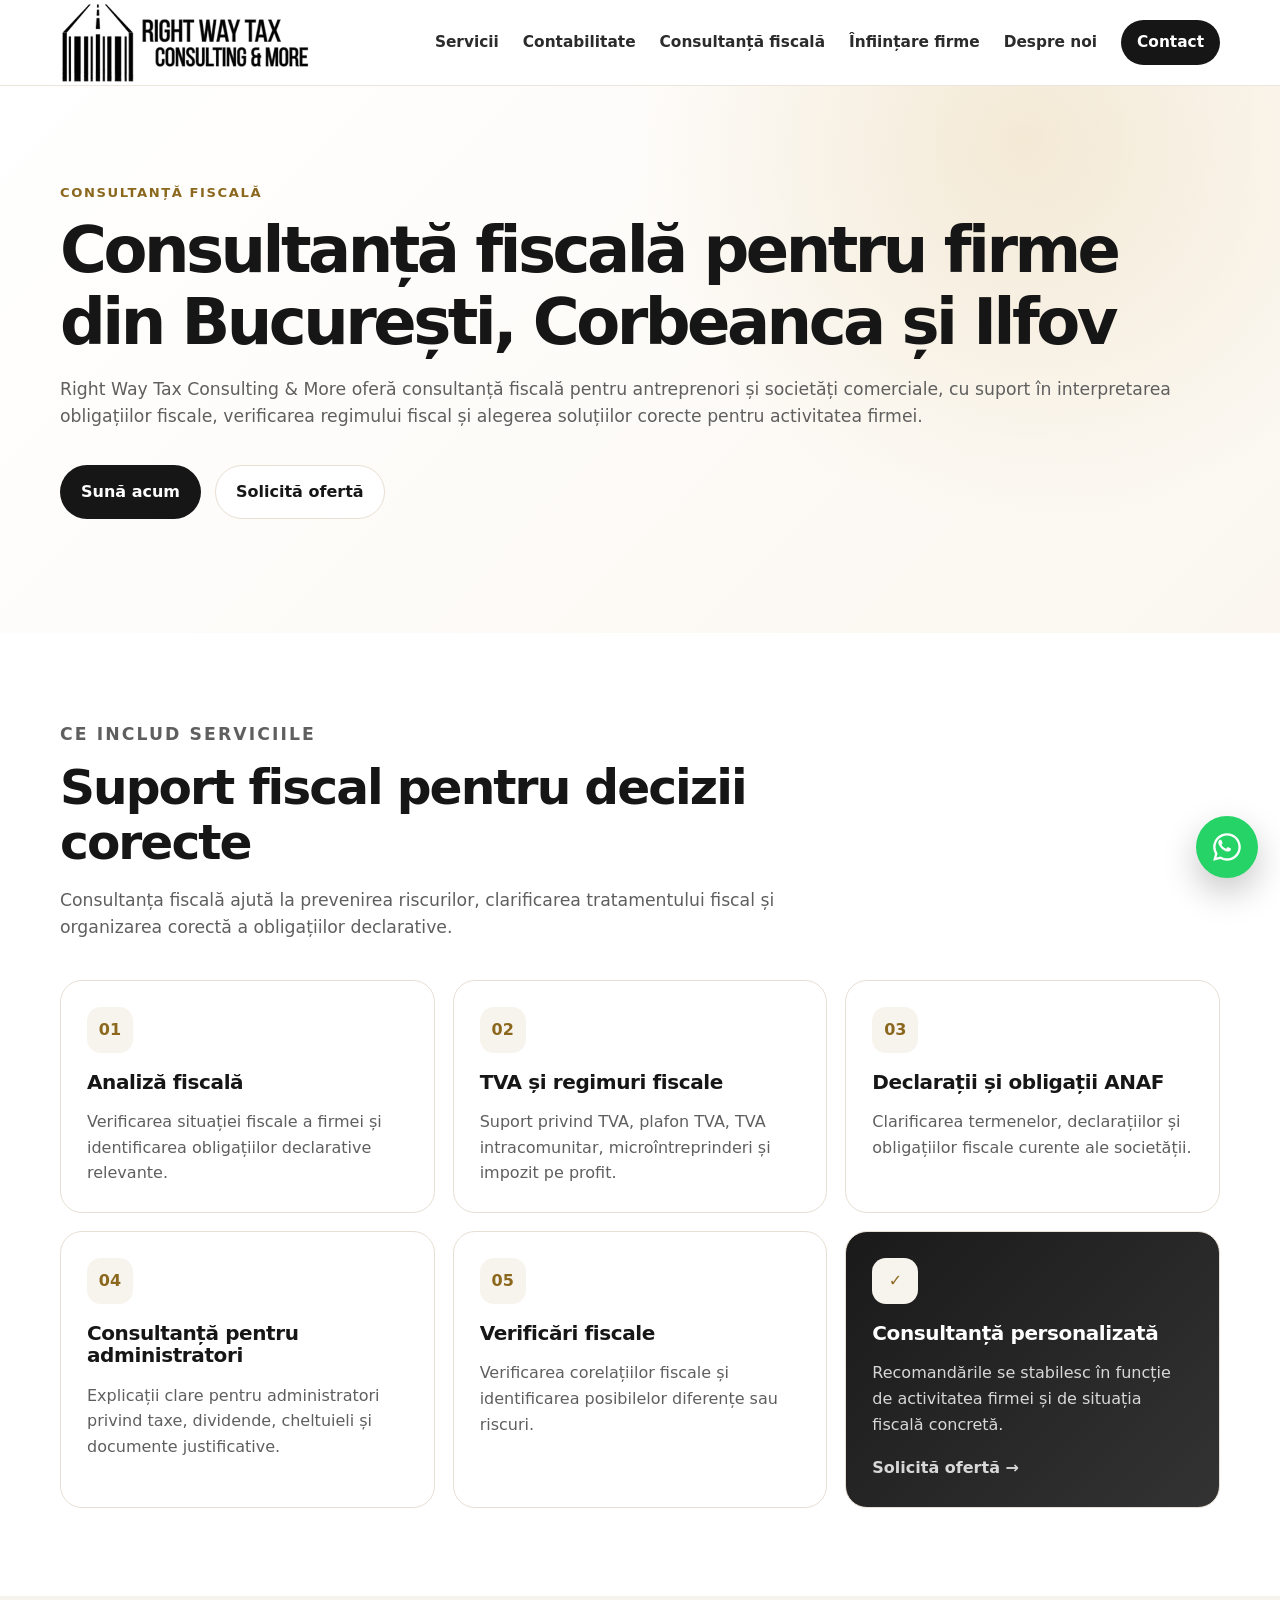
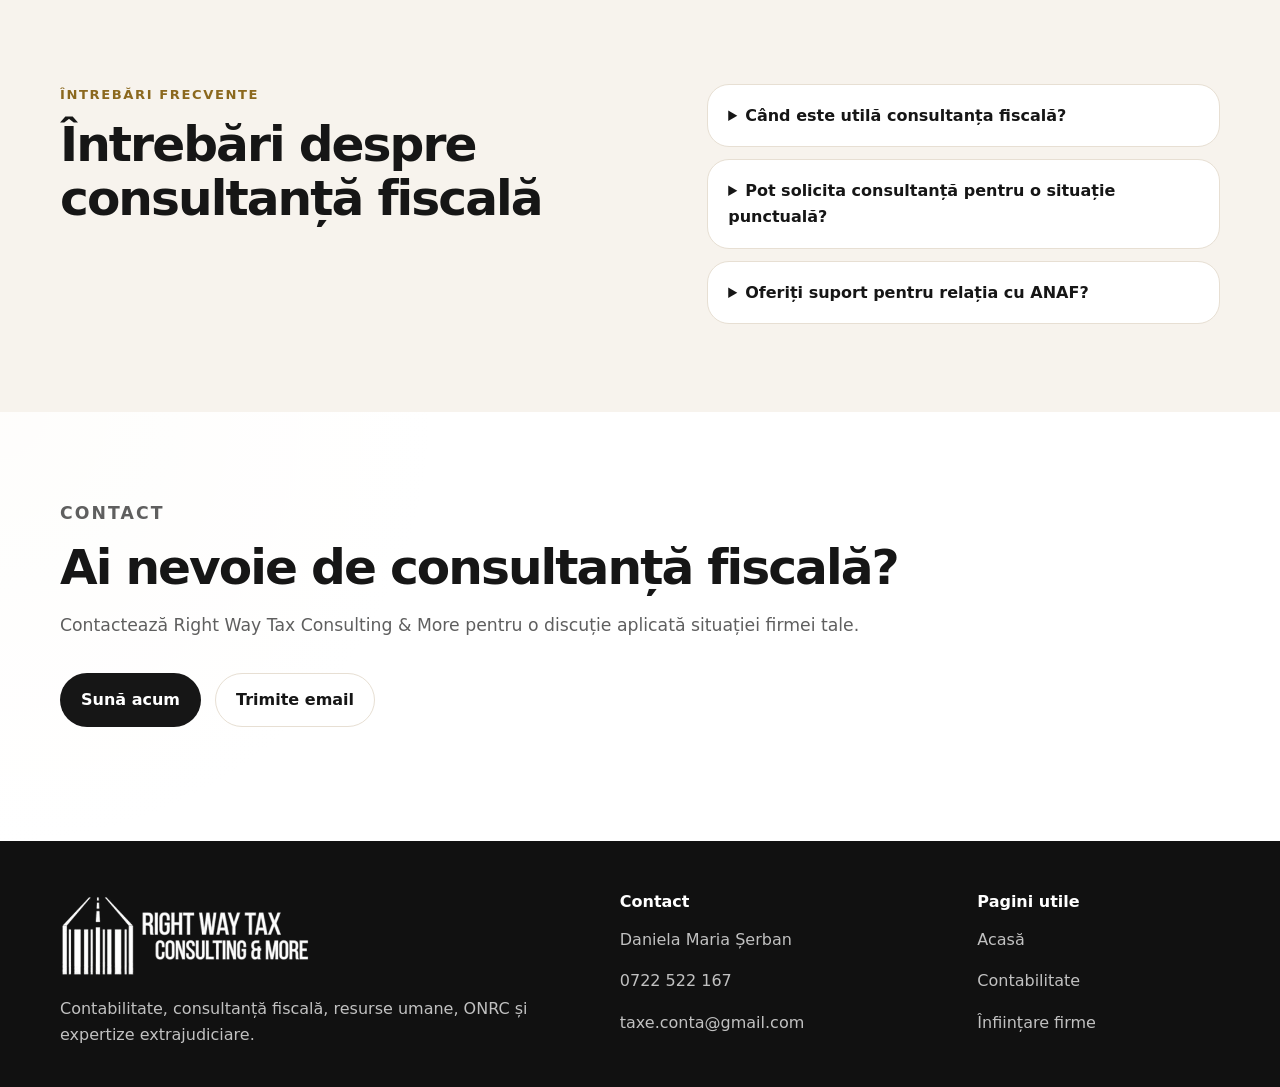
<file: consultanta-fiscala.html>
<!doctype html>
<html lang="ro">
<head>
  <meta charset="utf-8" />
  <meta name="viewport" content="width=device-width, initial-scale=1" />

  <title>Consultanță Fiscală București și Ilfov | Right Way Tax</title>
  <meta name="description" content="Consultanță fiscală pentru firme din București, Corbeanca și Ilfov. TVA, impozit pe profit, microîntreprinderi, declarații fiscale și obligații ANAF." />

  <link rel="icon" type="image/png" href="/assets/logo-right-way-tax.png" />
  <link rel="apple-touch-icon" href="/assets/logo-right-way-tax.png" />
  <meta name="theme-color" content="#111111" />

  <link rel="stylesheet" href="styles.css" />
</head>

<body>
  <header class="site-header">
    <nav class="navbar container" aria-label="Navigare principală">
      <a class="brand" href="index.html" aria-label="Right Way Tax Consulting & More - acasă">
        <img src="assets/logo-right-way-tax.png" alt="Right Way Tax Consulting & More" class="brand-logo" />
      </a>

      <div class="nav-links">
        <a href="index.html#servicii">Servicii</a>
        <a href="contabilitate-bucuresti.html">Contabilitate</a>
        <a href="consultanta-fiscala.html">Consultanță fiscală</a>
        <a href="infiintare-firme-onrc.html">Înființare firme</a>
        <a href="index.html#despre">Despre noi</a>
        <a href="index.html#contact" class="nav-cta">Contact</a>
      </div>
    </nav>
  </header>

  <main>
    <section class="section hero">
      <div class="container">
        <p class="eyebrow">Consultanță fiscală</p>
        <h1>Consultanță fiscală pentru firme din București, Corbeanca și Ilfov</h1>
        <p class="hero-text">
          Right Way Tax Consulting & More oferă consultanță fiscală pentru antreprenori și societăți comerciale,
          cu suport în interpretarea obligațiilor fiscale, verificarea regimului fiscal și alegerea soluțiilor
          corecte pentru activitatea firmei.
        </p>

        <div class="hero-actions">
          <a class="btn btn-primary" href="tel:+40722522167">Sună acum</a>
          <a class="btn btn-secondary" href="index.html#contact">Solicită ofertă</a>
        </div>
      </div>
    </section>

    <section class="section">
      <div class="container">
        <div class="section-heading">
          <p class="eyebrow">Ce includ serviciile</p>
          <h2>Suport fiscal pentru decizii corecte</h2>
          <p>
            Consultanța fiscală ajută la prevenirea riscurilor, clarificarea tratamentului fiscal și organizarea
            corectă a obligațiilor declarative.
          </p>
        </div>

        <div class="cards">
          <article class="card">
            <div class="icon">01</div>
            <h3>Analiză fiscală</h3>
            <p>Verificarea situației fiscale a firmei și identificarea obligațiilor declarative relevante.</p>
          </article>

          <article class="card">
            <div class="icon">02</div>
            <h3>TVA și regimuri fiscale</h3>
            <p>Suport privind TVA, plafon TVA, TVA intracomunitar, microîntreprinderi și impozit pe profit.</p>
          </article>

          <article class="card">
            <div class="icon">03</div>
            <h3>Declarații și obligații ANAF</h3>
            <p>Clarificarea termenelor, declarațiilor și obligațiilor fiscale curente ale societății.</p>
          </article>

          <article class="card">
            <div class="icon">04</div>
            <h3>Consultanță pentru administratori</h3>
            <p>Explicații clare pentru administratori privind taxe, dividende, cheltuieli și documente justificative.</p>
          </article>

          <article class="card">
            <div class="icon">05</div>
            <h3>Verificări fiscale</h3>
            <p>Verificarea corelațiilor fiscale și identificarea posibilelor diferențe sau riscuri.</p>
          </article>

          <article class="card card-accent">
            <div class="icon">✓</div>
            <h3>Consultanță personalizată</h3>
            <p>Recomandările se stabilesc în funcție de activitatea firmei și de situația fiscală concretă.</p>
            <a href="index.html#contact">Solicită ofertă →</a>
          </article>
        </div>
      </div>
    </section>

    <section class="section section-muted">
      <div class="container faq-grid">
        <div>
          <p class="eyebrow">Întrebări frecvente</p>
          <h2>Întrebări despre consultanță fiscală</h2>
        </div>

        <div class="faq-list">
          <details>
            <summary>Când este utilă consultanța fiscală?</summary>
            <p>Este utilă înainte de decizii importante, modificări fiscale, schimbări de regim TVA, dividende, investiții sau controale.</p>
          </details>

          <details>
            <summary>Pot solicita consultanță pentru o situație punctuală?</summary>
            <p>Da. Consultanța poate fi oferită punctual, pentru o problemă fiscală concretă, sau periodic, în cadrul colaborării contabile.</p>
          </details>

          <details>
            <summary>Oferiți suport pentru relația cu ANAF?</summary>
            <p>Da, putem oferi suport pentru clarificarea obligațiilor fiscale și pregătirea documentelor necesare.</p>
          </details>
        </div>
      </div>
    </section>

    <section class="section contact-section">
      <div class="container">
        <p class="eyebrow">Contact</p>
        <h2>Ai nevoie de consultanță fiscală?</h2>
        <p>Contactează Right Way Tax Consulting & More pentru o discuție aplicată situației firmei tale.</p>

        <div class="hero-actions">
          <a class="btn btn-primary" href="tel:+40722522167">Sună acum</a>
          <a class="btn btn-secondary" href="mailto:taxe.conta@gmail.com">Trimite email</a>
        </div>
      </div>
    </section>
  </main>

  <footer class="site-footer">
    <div class="container footer-grid">
      <div>
        <img src="assets/logo-right-way-tax.png" alt="Right Way Tax Consulting & More" class="footer-logo" />
        <p>Contabilitate, consultanță fiscală, resurse umane, ONRC și expertize extrajudiciare.</p>
      </div>

      <div>
        <h2>Contact</h2>
        <p>Daniela Maria Șerban</p>
        <p><a href="tel:+40722522167">0722 522 167</a></p>
        <p><a href="mailto:taxe.conta@gmail.com">taxe.conta@gmail.com</a></p>
      </div>

      <div>
        <h2>Pagini utile</h2>
        <p><a href="index.html">Acasă</a></p>
        <p><a href="contabilitate-bucuresti.html">Contabilitate</a></p>
        <p><a href="infiintare-firme-onrc.html">Înființare firme</a></p>
      </div>
    </div>
  </footer>

  <a class="whatsapp-float" href="https://wa.me/40722465463" target="_blank" rel="noopener" aria-label="Contactează-ne pe WhatsApp">
    <svg viewBox="0 0 32 32" aria-hidden="true">
      <path d="M19.11 17.13c-.29-.15-1.72-.85-1.99-.94-.27-.1-.47-.15-.67.15-.19.29-.76.94-.93 1.13-.17.19-.34.22-.63.07-.29-.15-1.22-.45-2.33-1.44-.86-.77-1.44-1.72-1.61-2.01-.17-.29-.02-.45.13-.59.13-.13.29-.34.44-.51.15-.17.19-.29.29-.49.1-.19.05-.37-.02-.51-.07-.15-.67-1.61-.92-2.2-.24-.58-.49-.5-.67-.51h-.57c-.19 0-.51.07-.78.37-.27.29-1.02 1-1.02 2.45s1.05 2.84 1.2 3.04c.15.19 2.06 3.15 5 4.41.7.3 1.24.48 1.67.61.7.22 1.34.19 1.85.12.56-.08 1.72-.7 1.96-1.38.24-.68.24-1.26.17-1.38-.07-.12-.27-.19-.56-.34z"/>
      <path d="M16.02 3C8.84 3 3 8.8 3 15.93c0 2.28.6 4.52 1.74 6.49L3 29l6.73-1.75a13.1 13.1 0 0 0 6.29 1.6C23.2 28.85 29 23.05 29 15.93S23.2 3 16.02 3zm0 23.65c-1.96 0-3.88-.52-5.56-1.51l-.4-.24-3.99 1.04 1.06-3.87-.26-.4a10.68 10.68 0 0 1-1.65-5.74c0-5.91 4.85-10.72 10.8-10.72s10.8 4.81 10.8 10.72-4.85 10.72-10.8 10.72z"/>
    </svg>
  </a>
</body>
</html>
</file>
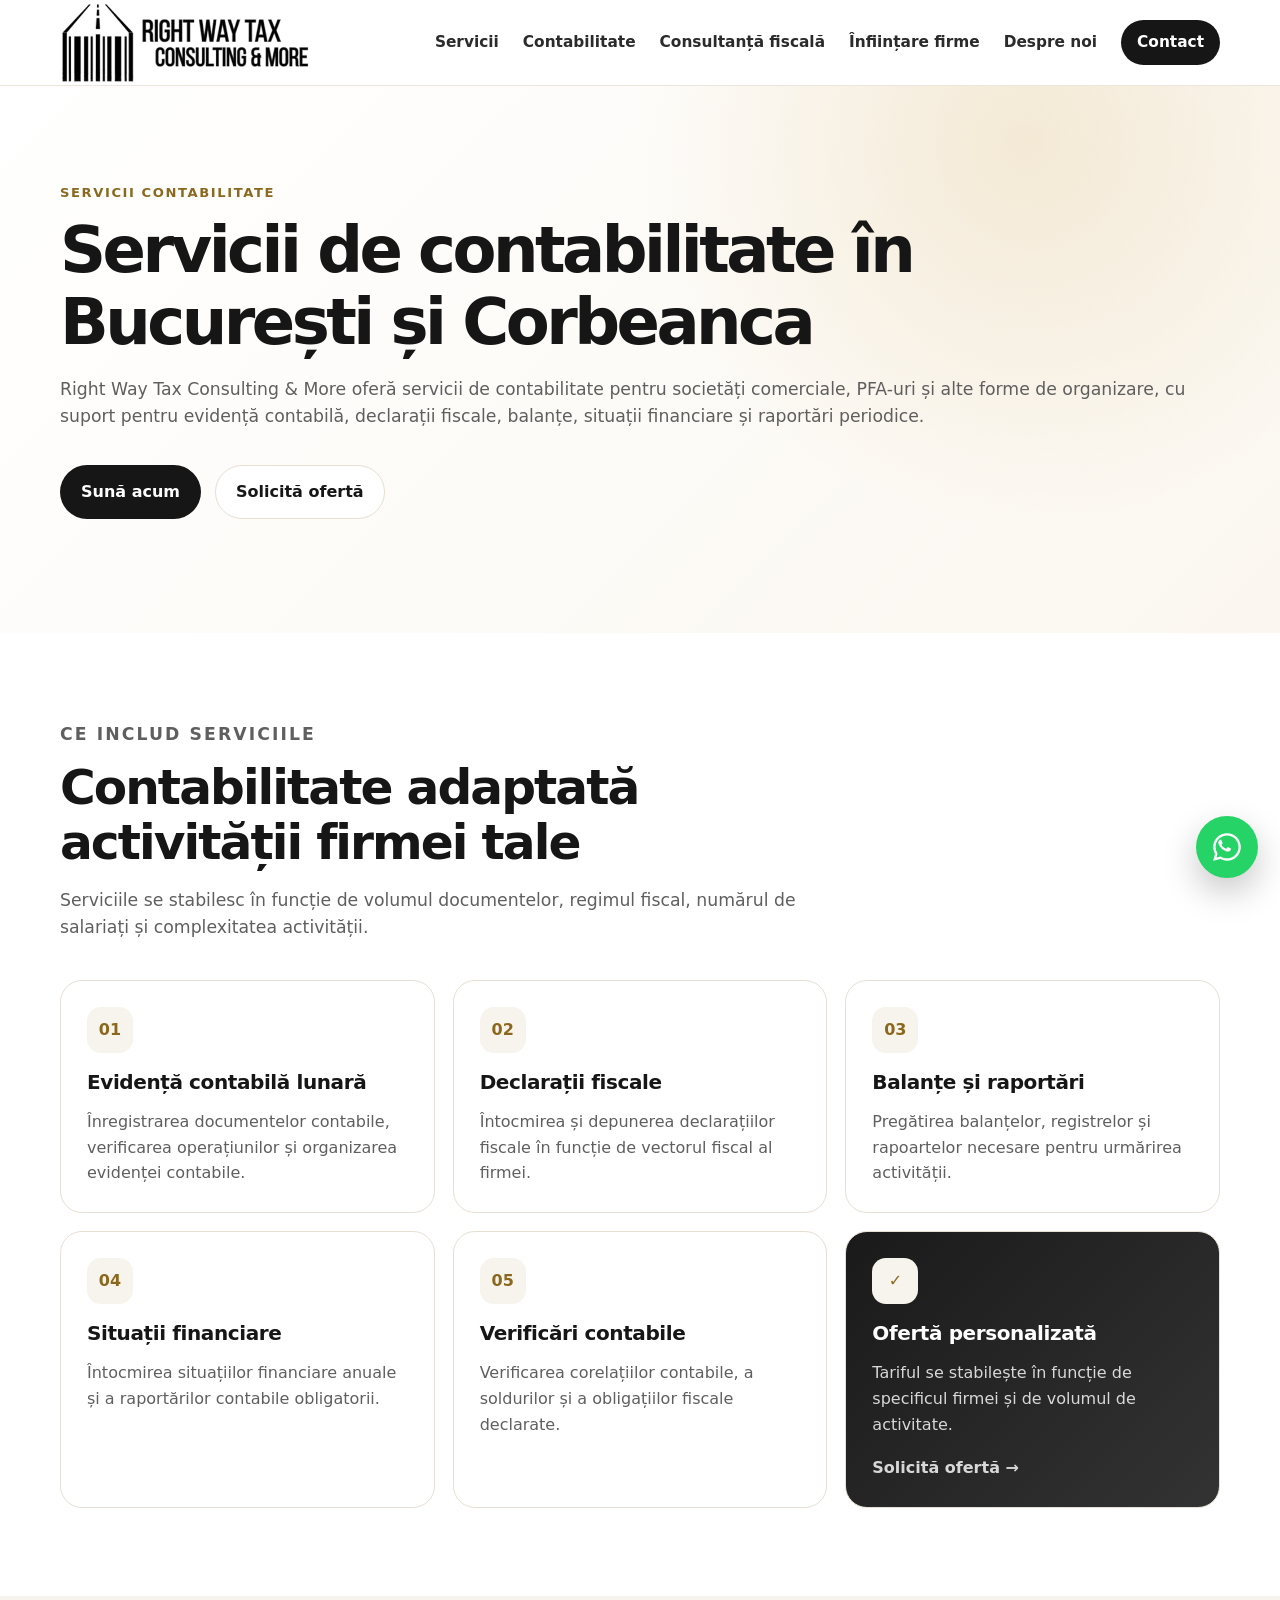
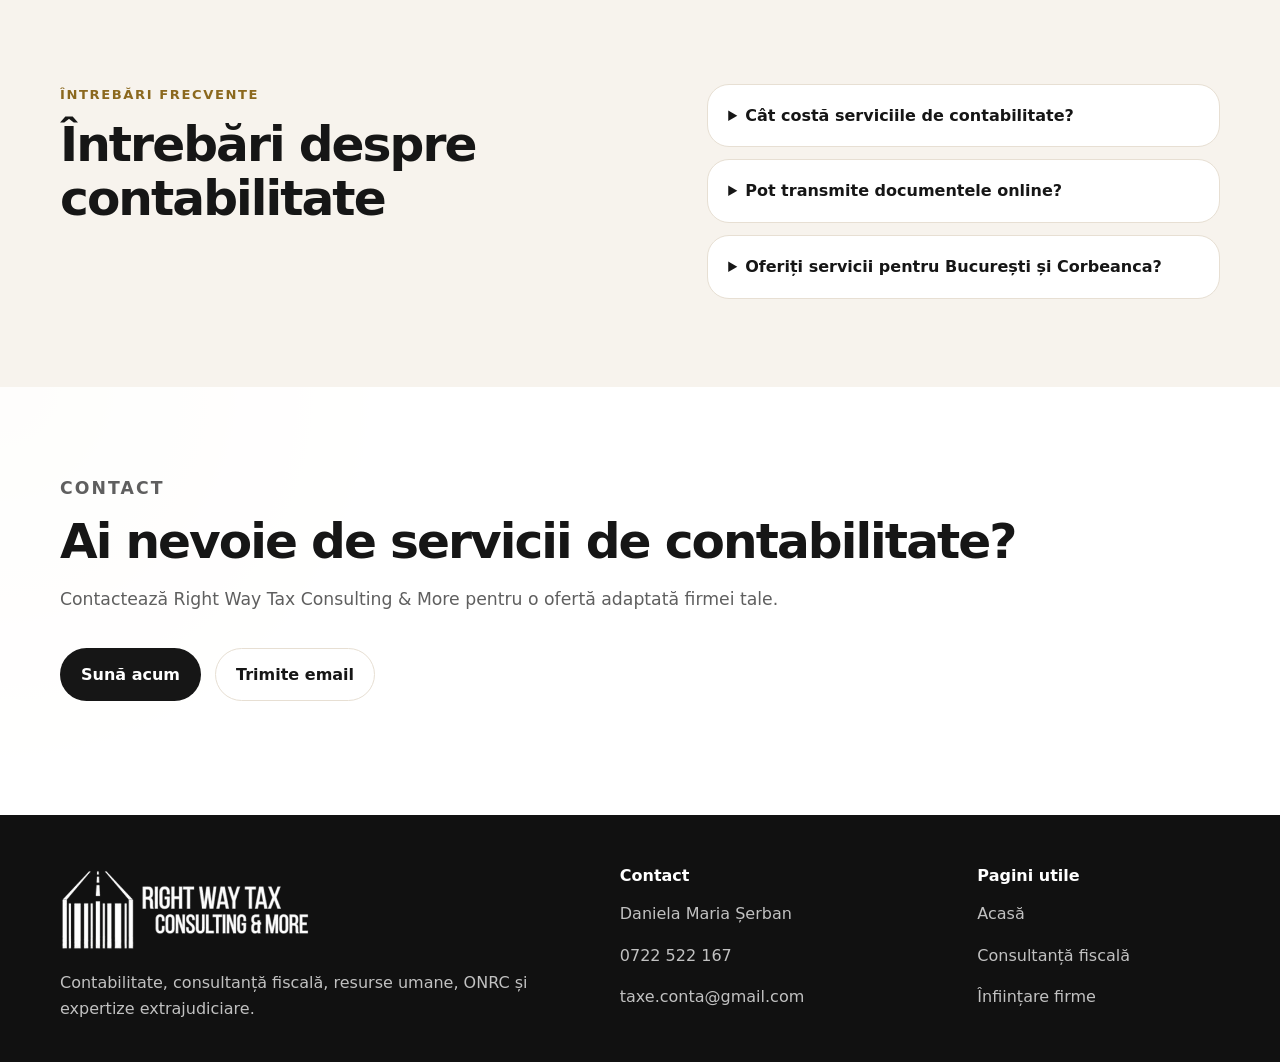
<file: contabilitate-bucuresti.html>
<!doctype html>
<html lang="ro">
<head>
  <meta charset="utf-8" />
  <meta name="viewport" content="width=device-width, initial-scale=1" />

  <title>Contabilitate București și Corbeanca | Right Way Tax</title>
  <meta name="description" content="Servicii de contabilitate pentru firme din București Sector 1, Corbeanca și Ilfov. Evidență contabilă, declarații fiscale, balanțe și situații financiare." />

  <link rel="icon" type="image/png" href="/assets/logo-right-way-tax.png" />
  <link rel="apple-touch-icon" href="/assets/logo-right-way-tax.png" />
  <meta name="theme-color" content="#111111" />

  <link rel="stylesheet" href="styles.css" />
</head>

<body>
  <header class="site-header">
    <nav class="navbar container" aria-label="Navigare principală">
      <a class="brand" href="index.html" aria-label="Right Way Tax Consulting & More - acasă">
        <img src="assets/logo-right-way-tax.png" alt="Right Way Tax Consulting & More" class="brand-logo" />
      </a>

      <div class="nav-links">
        <a href="index.html#servicii">Servicii</a>
        <a href="contabilitate-bucuresti.html">Contabilitate</a>
        <a href="consultanta-fiscala.html">Consultanță fiscală</a>
        <a href="infiintare-firme-onrc.html">Înființare firme</a>
        <a href="index.html#despre">Despre noi</a>
        <a href="index.html#contact" class="nav-cta">Contact</a>
      </div>
    </nav>
  </header>

  <main>
    <section class="section hero">
      <div class="container">
        <p class="eyebrow">Servicii contabilitate</p>
        <h1>Servicii de contabilitate în București și Corbeanca</h1>
        <p class="hero-text">
          Right Way Tax Consulting & More oferă servicii de contabilitate pentru societăți comerciale,
          PFA-uri și alte forme de organizare, cu suport pentru evidență contabilă, declarații fiscale,
          balanțe, situații financiare și raportări periodice.
        </p>

        <div class="hero-actions">
          <a class="btn btn-primary" href="tel:+40722522167">Sună acum</a>
          <a class="btn btn-secondary" href="index.html#contact">Solicită ofertă</a>
        </div>
      </div>
    </section>

    <section class="section">
      <div class="container">
        <div class="section-heading">
          <p class="eyebrow">Ce includ serviciile</p>
          <h2>Contabilitate adaptată activității firmei tale</h2>
          <p>
            Serviciile se stabilesc în funcție de volumul documentelor, regimul fiscal,
            numărul de salariați și complexitatea activității.
          </p>
        </div>

        <div class="cards">
          <article class="card">
            <div class="icon">01</div>
            <h3>Evidență contabilă lunară</h3>
            <p>Înregistrarea documentelor contabile, verificarea operațiunilor și organizarea evidenței contabile.</p>
          </article>

          <article class="card">
            <div class="icon">02</div>
            <h3>Declarații fiscale</h3>
            <p>Întocmirea și depunerea declarațiilor fiscale în funcție de vectorul fiscal al firmei.</p>
          </article>

          <article class="card">
            <div class="icon">03</div>
            <h3>Balanțe și raportări</h3>
            <p>Pregătirea balanțelor, registrelor și rapoartelor necesare pentru urmărirea activității.</p>
          </article>

          <article class="card">
            <div class="icon">04</div>
            <h3>Situații financiare</h3>
            <p>Întocmirea situațiilor financiare anuale și a raportărilor contabile obligatorii.</p>
          </article>

          <article class="card">
            <div class="icon">05</div>
            <h3>Verificări contabile</h3>
            <p>Verificarea corelațiilor contabile, a soldurilor și a obligațiilor fiscale declarate.</p>
          </article>

          <article class="card card-accent">
            <div class="icon">✓</div>
            <h3>Ofertă personalizată</h3>
            <p>Tariful se stabilește în funcție de specificul firmei și de volumul de activitate.</p>
            <a href="index.html#contact">Solicită ofertă →</a>
          </article>
        </div>
      </div>
    </section>

    <section class="section section-muted">
      <div class="container faq-grid">
        <div>
          <p class="eyebrow">Întrebări frecvente</p>
          <h2>Întrebări despre contabilitate</h2>
        </div>

        <div class="faq-list">
          <details>
            <summary>Cât costă serviciile de contabilitate?</summary>
            <p>Costul depinde de numărul de documente, numărul de salariați, regimul fiscal și complexitatea activității.</p>
          </details>

          <details>
            <summary>Pot transmite documentele online?</summary>
            <p>Da, documentele pot fi transmise electronic, în funcție de fluxul stabilit la începutul colaborării.</p>
          </details>

          <details>
            <summary>Oferiți servicii pentru București și Corbeanca?</summary>
            <p>Da, serviciile sunt disponibile pentru firme din București, Corbeanca, Ilfov și alte localități, inclusiv prin colaborare online.</p>
          </details>
        </div>
      </div>
    </section>

    <section class="section contact-section">
      <div class="container">
        <p class="eyebrow">Contact</p>
        <h2>Ai nevoie de servicii de contabilitate?</h2>
        <p>Contactează Right Way Tax Consulting & More pentru o ofertă adaptată firmei tale.</p>

        <div class="hero-actions">
          <a class="btn btn-primary" href="tel:+40722522167">Sună acum</a>
          <a class="btn btn-secondary" href="mailto:taxe.conta@gmail.com">Trimite email</a>
        </div>
      </div>
    </section>
  </main>

  <footer class="site-footer">
    <div class="container footer-grid">
      <div>
        <img src="assets/logo-right-way-tax.png" alt="Right Way Tax Consulting & More" class="footer-logo" />
        <p>Contabilitate, consultanță fiscală, resurse umane, ONRC și expertize extrajudiciare.</p>
      </div>

      <div>
        <h2>Contact</h2>
        <p>Daniela Maria Șerban</p>
        <p><a href="tel:+40722522167">0722 522 167</a></p>
        <p><a href="mailto:taxe.conta@gmail.com">taxe.conta@gmail.com</a></p>
      </div>

      <div>
        <h2>Pagini utile</h2>
        <p><a href="index.html">Acasă</a></p>
        <p><a href="consultanta-fiscala.html">Consultanță fiscală</a></p>
        <p><a href="infiintare-firme-onrc.html">Înființare firme</a></p>
      </div>
    </div>
  </footer>

  <a
    class="whatsapp-float"
    href="https://wa.me/40722522167"
    target="_blank"
    rel="noopener"
    aria-label="Contactează-ne pe WhatsApp"
  >
    <svg viewBox="0 0 32 32" aria-hidden="true">
      <path d="M19.11 17.13c-.29-.15-1.72-.85-1.99-.94-.27-.1-.47-.15-.67.15-.19.29-.76.94-.93 1.13-.17.19-.34.22-.63.07-.29-.15-1.22-.45-2.33-1.44-.86-.77-1.44-1.72-1.61-2.01-.17-.29-.02-.45.13-.59.13-.13.29-.34.44-.51.15-.17.19-.29.29-.49.1-.19.05-.37-.02-.51-.07-.15-.67-1.61-.92-2.2-.24-.58-.49-.5-.67-.51h-.57c-.19 0-.51.07-.78.37-.27.29-1.02 1-1.02 2.45s1.05 2.84 1.2 3.04c.15.19 2.06 3.15 5 4.41.7.3 1.24.48 1.67.61.7.22 1.34.19 1.85.12.56-.08 1.72-.7 1.96-1.38.24-.68.24-1.26.17-1.38-.07-.12-.27-.19-.56-.34z"/>
      <path d="M16.02 3C8.84 3 3 8.8 3 15.93c0 2.28.6 4.52 1.74 6.49L3 29l6.73-1.75a13.1 13.1 0 0 0 6.29 1.6C23.2 28.85 29 23.05 29 15.93S23.2 3 16.02 3zm0 23.65c-1.96 0-3.88-.52-5.56-1.51l-.4-.24-3.99 1.04 1.06-3.87-.26-.4a10.68 10.68 0 0 1-1.65-5.74c0-5.91 4.85-10.72 10.8-10.72s10.8 4.81 10.8 10.72-4.85 10.72-10.8 10.72z"/>
    </svg>
  </a>
</body>
</html>
</file>
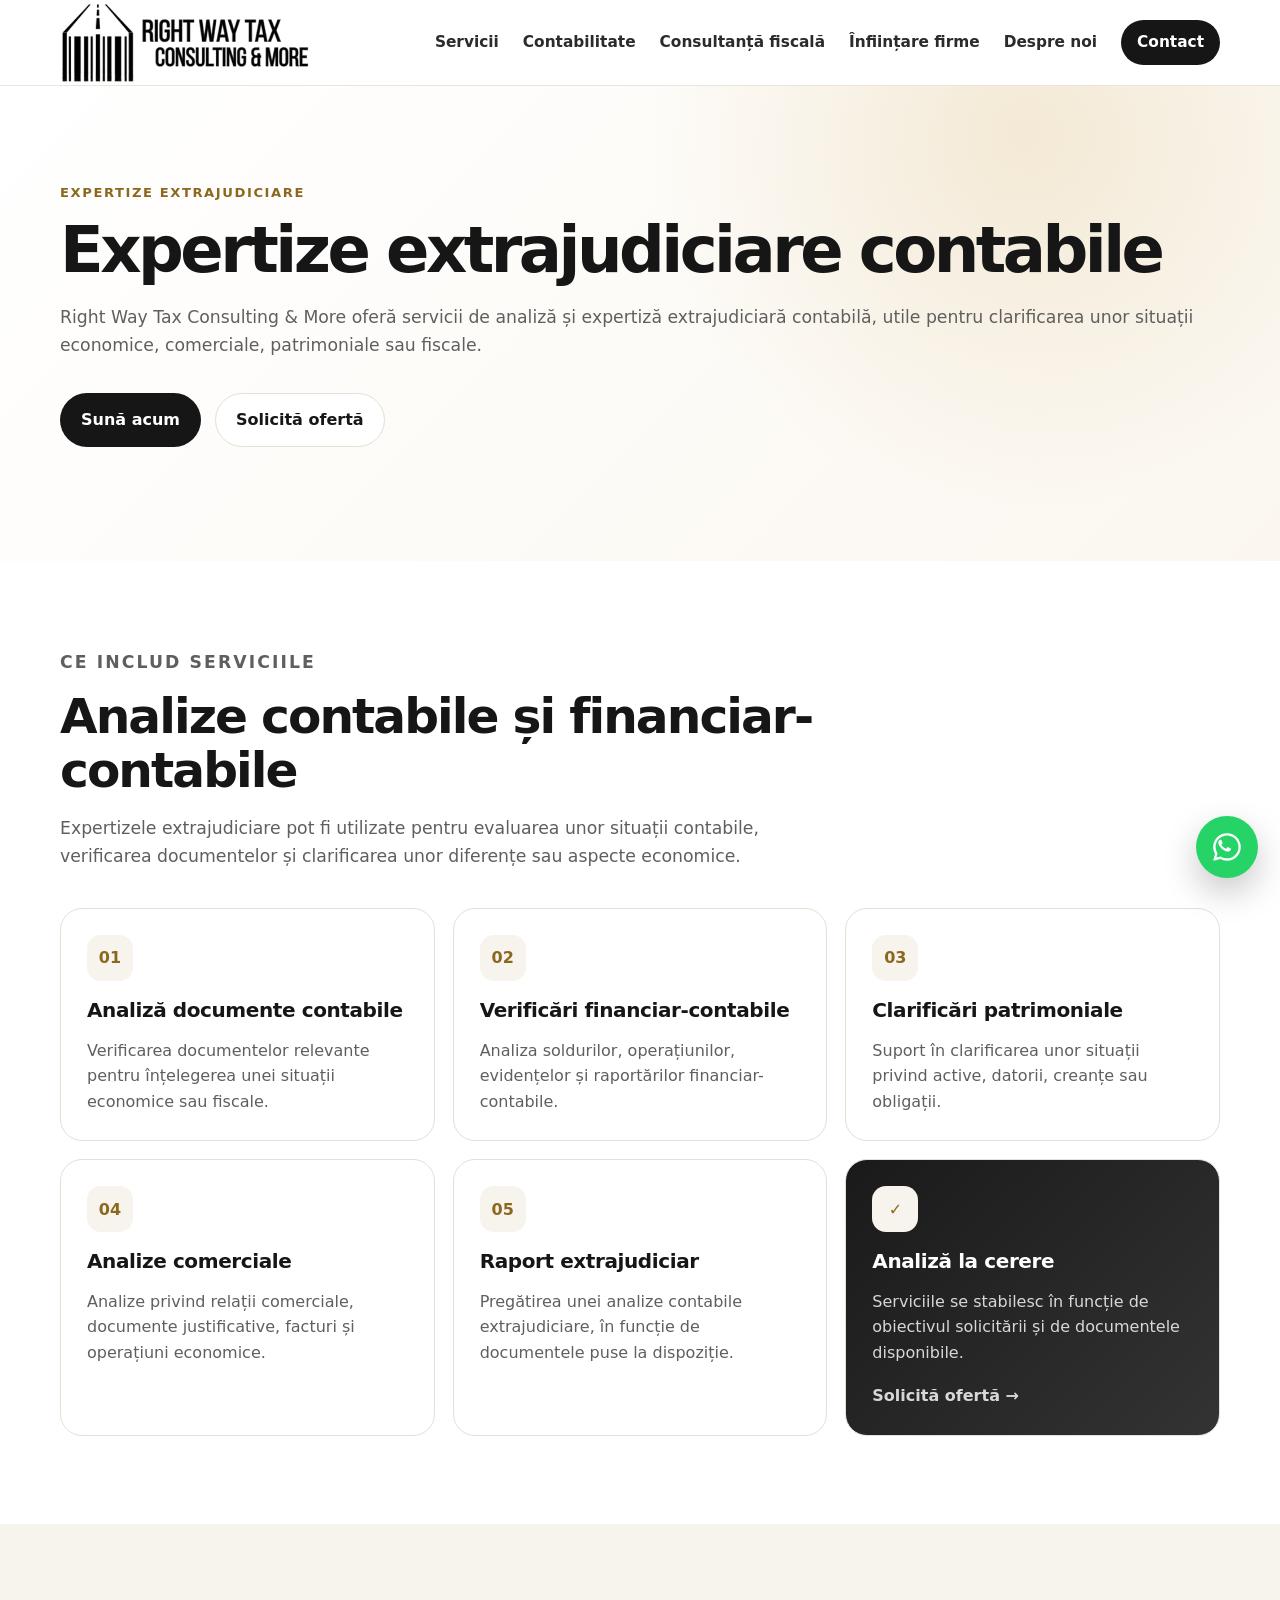
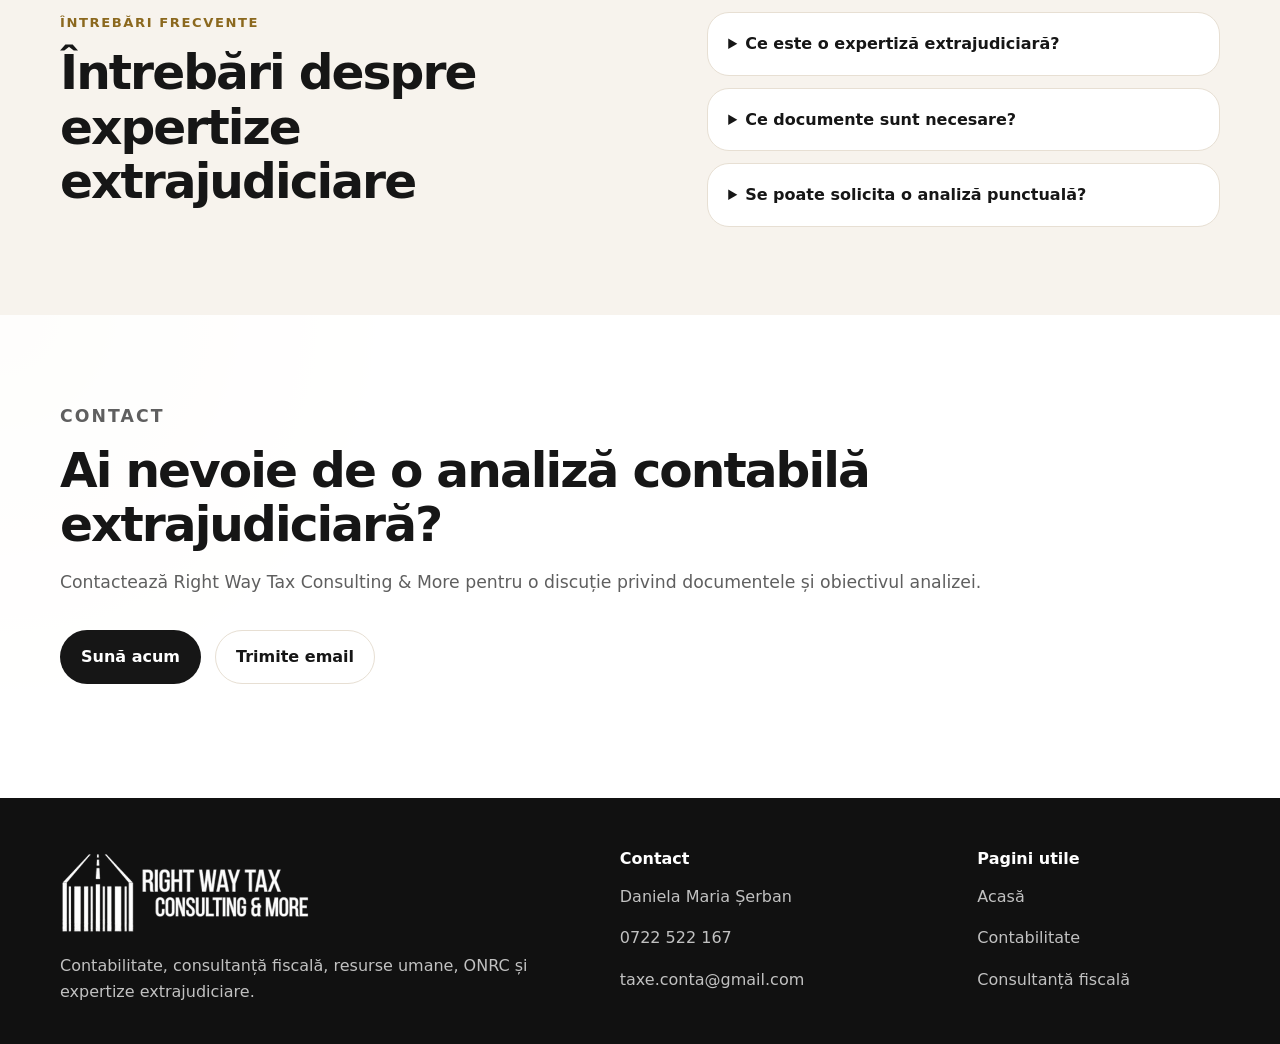
<file: expertize-extrajudiciare.html>
<!doctype html>
<html lang="ro">
<head>
  <meta charset="utf-8" />
  <meta name="viewport" content="width=device-width, initial-scale=1" />

  <title>Expertize Extrajudiciare Contabile | Right Way Tax</title>
  <meta name="description" content="Expertize extrajudiciare contabile și analize financiar-contabile pentru clarificarea unor situații economice, comerciale sau fiscale." />

  <link rel="icon" type="image/png" href="/assets/logo-right-way-tax.png" />
  <link rel="apple-touch-icon" href="/assets/logo-right-way-tax.png" />
  <meta name="theme-color" content="#111111" />

  <link rel="stylesheet" href="styles.css" />
</head>

<body>
  <header class="site-header">
    <nav class="navbar container" aria-label="Navigare principală">
      <a class="brand" href="index.html" aria-label="Right Way Tax Consulting & More - acasă">
        <img src="assets/logo-right-way-tax.png" alt="Right Way Tax Consulting & More" class="brand-logo" />
      </a>

      <div class="nav-links">
        <a href="index.html#servicii">Servicii</a>
        <a href="contabilitate-bucuresti.html">Contabilitate</a>
        <a href="consultanta-fiscala.html">Consultanță fiscală</a>
        <a href="infiintare-firme-onrc.html">Înființare firme</a>
        <a href="index.html#despre">Despre noi</a>
        <a href="index.html#contact" class="nav-cta">Contact</a>
      </div>
    </nav>
  </header>

  <main>
    <section class="section hero">
      <div class="container">
        <p class="eyebrow">Expertize extrajudiciare</p>
        <h1>Expertize extrajudiciare contabile</h1>
        <p class="hero-text">
          Right Way Tax Consulting & More oferă servicii de analiză și expertiză extrajudiciară contabilă,
          utile pentru clarificarea unor situații economice, comerciale, patrimoniale sau fiscale.
        </p>

        <div class="hero-actions">
          <a class="btn btn-primary" href="tel:+40722522167">Sună acum</a>
          <a class="btn btn-secondary" href="index.html#contact">Solicită ofertă</a>
        </div>
      </div>
    </section>

    <section class="section">
      <div class="container">
        <div class="section-heading">
          <p class="eyebrow">Ce includ serviciile</p>
          <h2>Analize contabile și financiar-contabile</h2>
          <p>
            Expertizele extrajudiciare pot fi utilizate pentru evaluarea unor situații contabile,
            verificarea documentelor și clarificarea unor diferențe sau aspecte economice.
          </p>
        </div>

        <div class="cards">
          <article class="card">
            <div class="icon">01</div>
            <h3>Analiză documente contabile</h3>
            <p>Verificarea documentelor relevante pentru înțelegerea unei situații economice sau fiscale.</p>
          </article>

          <article class="card">
            <div class="icon">02</div>
            <h3>Verificări financiar-contabile</h3>
            <p>Analiza soldurilor, operațiunilor, evidențelor și raportărilor financiar-contabile.</p>
          </article>

          <article class="card">
            <div class="icon">03</div>
            <h3>Clarificări patrimoniale</h3>
            <p>Suport în clarificarea unor situații privind active, datorii, creanțe sau obligații.</p>
          </article>

          <article class="card">
            <div class="icon">04</div>
            <h3>Analize comerciale</h3>
            <p>Analize privind relații comerciale, documente justificative, facturi și operațiuni economice.</p>
          </article>

          <article class="card">
            <div class="icon">05</div>
            <h3>Raport extrajudiciar</h3>
            <p>Pregătirea unei analize contabile extrajudiciare, în funcție de documentele puse la dispoziție.</p>
          </article>

          <article class="card card-accent">
            <div class="icon">✓</div>
            <h3>Analiză la cerere</h3>
            <p>Serviciile se stabilesc în funcție de obiectivul solicitării și de documentele disponibile.</p>
            <a href="index.html#contact">Solicită ofertă →</a>
          </article>
        </div>
      </div>
    </section>

    <section class="section section-muted">
      <div class="container faq-grid">
        <div>
          <p class="eyebrow">Întrebări frecvente</p>
          <h2>Întrebări despre expertize extrajudiciare</h2>
        </div>

        <div class="faq-list">
          <details>
            <summary>Ce este o expertiză extrajudiciară?</summary>
            <p>Este o analiză realizată în afara unei proceduri judiciare, pentru clarificarea unei situații contabile, economice sau fiscale.</p>
          </details>

          <details>
            <summary>Ce documente sunt necesare?</summary>
            <p>Documentele necesare depind de obiectivul analizei: facturi, contracte, balanțe, registre, extrase, situații financiare sau alte documente relevante.</p>
          </details>

          <details>
            <summary>Se poate solicita o analiză punctuală?</summary>
            <p>Da, serviciile pot fi solicitate punctual, pentru o situație concretă care necesită verificare sau clarificare.</p>
          </details>
        </div>
      </div>
    </section>

    <section class="section contact-section">
      <div class="container">
        <p class="eyebrow">Contact</p>
        <h2>Ai nevoie de o analiză contabilă extrajudiciară?</h2>
        <p>Contactează Right Way Tax Consulting & More pentru o discuție privind documentele și obiectivul analizei.</p>

        <div class="hero-actions">
          <a class="btn btn-primary" href="tel:+40722522167">Sună acum</a>
          <a class="btn btn-secondary" href="mailto:taxe.conta@gmail.com">Trimite email</a>
        </div>
      </div>
    </section>
  </main>

  <footer class="site-footer">
    <div class="container footer-grid">
      <div>
        <img src="assets/logo-right-way-tax.png" alt="Right Way Tax Consulting & More" class="footer-logo" />
        <p>Contabilitate, consultanță fiscală, resurse umane, ONRC și expertize extrajudiciare.</p>
      </div>

      <div>
        <h2>Contact</h2>
        <p>Daniela Maria Șerban</p>
        <p><a href="tel:+40722522167">0722 522 167</a></p>
        <p><a href="mailto:taxe.conta@gmail.com">taxe.conta@gmail.com</a></p>
      </div>

      <div>
        <h2>Pagini utile</h2>
        <p><a href="index.html">Acasă</a></p>
        <p><a href="contabilitate-bucuresti.html">Contabilitate</a></p>
        <p><a href="consultanta-fiscala.html">Consultanță fiscală</a></p>
      </div>
    </div>
  </footer>

  <a class="whatsapp-float" href="https://wa.me/40722522167" target="_blank" rel="noopener" aria-label="Contactează-ne pe WhatsApp">
    <svg viewBox="0 0 32 32" aria-hidden="true">
      <path d="M19.11 17.13c-.29-.15-1.72-.85-1.99-.94-.27-.1-.47-.15-.67.15-.19.29-.76.94-.93 1.13-.17.19-.34.22-.63.07-.29-.15-1.22-.45-2.33-1.44-.86-.77-1.44-1.72-1.61-2.01-.17-.29-.02-.45.13-.59.13-.13.29-.34.44-.51.15-.17.19-.29.29-.49.10-.19.05-.37-.02-.51-.07-.15-.67-1.61-.92-2.2-.24-.58-.49-.5-.67-.51h-.57c-.19 0-.51.07-.78.37-.27.29-1.02 1-1.02 2.45s1.05 2.84 1.2 3.04c.15.19 2.06 3.15 5 4.41.7.3 1.24.48 1.67.61.7.22 1.34.19 1.85.12.56-.08 1.72-.7 1.96-1.38.24-.68.24-1.26.17-1.38-.07-.12-.27-.19-.56-.34z"/>
      <path d="M16.02 3C8.84 3 3 8.8 3 15.93c0 2.28.6 4.52 1.74 6.49L3 29l6.73-1.75a13.1 13.1 0 0 0 6.29 1.6C23.2 28.85 29 23.05 29 15.93S23.2 3 16.02 3zm0 23.65c-1.96 0-3.88-.52-5.56-1.51l-.4-.24-3.99 1.04 1.06-3.87-.26-.4a10.68 10.68 0 0 1-1.65-5.74c0-5.91 4.85-10.72 10.8-10.72s10.8 4.81 10.8 10.72-4.85 10.72-10.8 10.72z"/>
    </svg>
  </a>
</body>
</html>
</file>
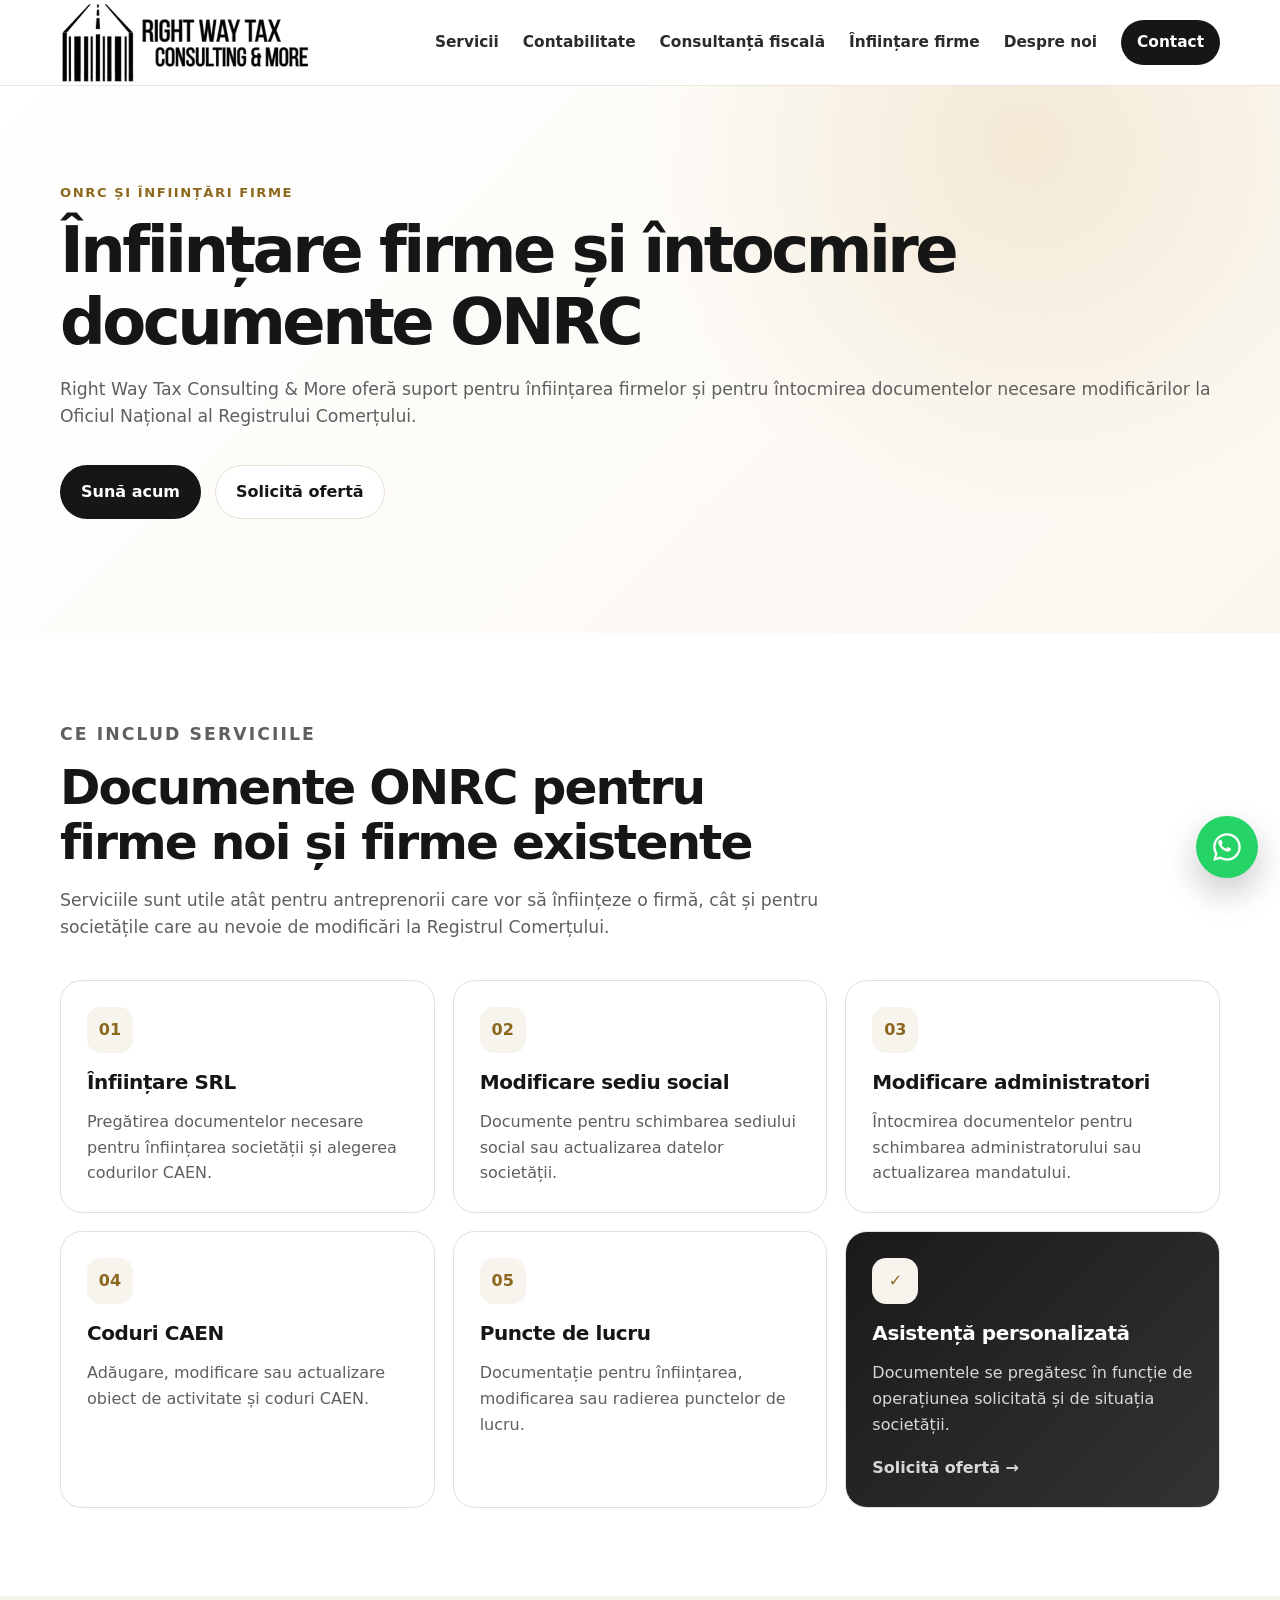
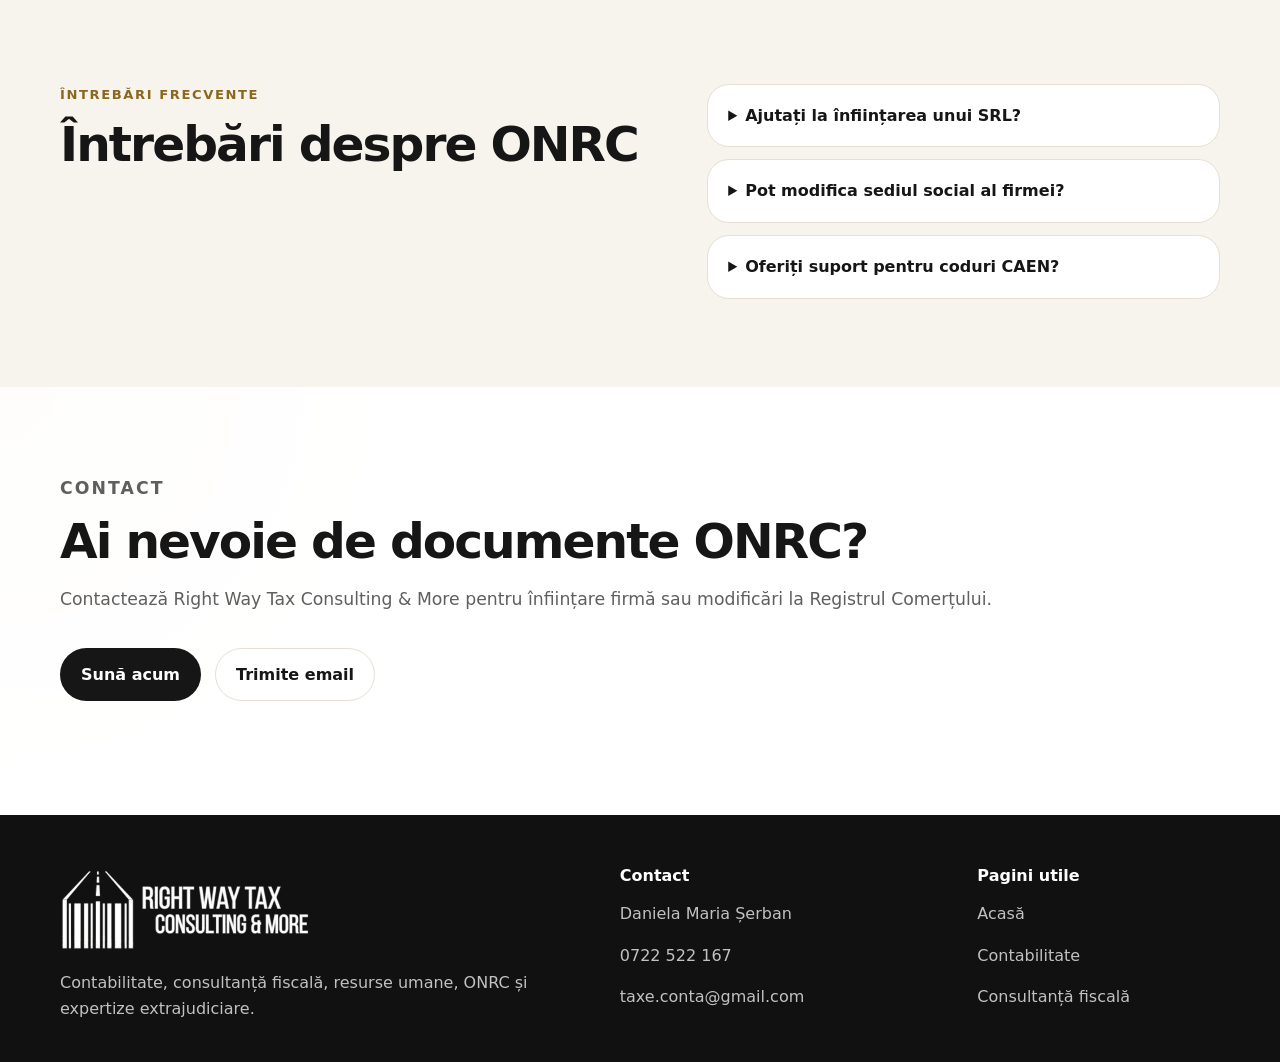
<file: infiintare-firme-onrc.html>
<!doctype html>
<html lang="ro">
<head>
  <meta charset="utf-8" />
  <meta name="viewport" content="width=device-width, initial-scale=1" />

  <title>Înființare Firme și Documente ONRC | Right Way Tax</title>
  <meta name="description" content="Servicii pentru înființare firme, modificări societăți și întocmire documente ONRC în București, Corbeanca și Ilfov." />

  <link rel="icon" type="image/png" href="/assets/logo-right-way-tax.png" />
  <link rel="apple-touch-icon" href="/assets/logo-right-way-tax.png" />
  <meta name="theme-color" content="#111111" />

  <link rel="stylesheet" href="styles.css" />
</head>

<body>
  <header class="site-header">
    <nav class="navbar container" aria-label="Navigare principală">
      <a class="brand" href="index.html" aria-label="Right Way Tax Consulting & More - acasă">
        <img src="assets/logo-right-way-tax.png" alt="Right Way Tax Consulting & More" class="brand-logo" />
      </a>

      <div class="nav-links">
        <a href="index.html#servicii">Servicii</a>
        <a href="contabilitate-bucuresti.html">Contabilitate</a>
        <a href="consultanta-fiscala.html">Consultanță fiscală</a>
        <a href="infiintare-firme-onrc.html">Înființare firme</a>
        <a href="index.html#despre">Despre noi</a>
        <a href="index.html#contact" class="nav-cta">Contact</a>
      </div>
    </nav>
  </header>

  <main>
    <section class="section hero">
      <div class="container">
        <p class="eyebrow">ONRC și înființări firme</p>
        <h1>Înființare firme și întocmire documente ONRC</h1>
        <p class="hero-text">
          Right Way Tax Consulting & More oferă suport pentru înființarea firmelor și pentru întocmirea documentelor
          necesare modificărilor la Oficiul Național al Registrului Comerțului.
        </p>

        <div class="hero-actions">
          <a class="btn btn-primary" href="tel:+40722522167">Sună acum</a>
          <a class="btn btn-secondary" href="index.html#contact">Solicită ofertă</a>
        </div>
      </div>
    </section>

    <section class="section">
      <div class="container">
        <div class="section-heading">
          <p class="eyebrow">Ce includ serviciile</p>
          <h2>Documente ONRC pentru firme noi și firme existente</h2>
          <p>
            Serviciile sunt utile atât pentru antreprenorii care vor să înființeze o firmă,
            cât și pentru societățile care au nevoie de modificări la Registrul Comerțului.
          </p>
        </div>

        <div class="cards">
          <article class="card">
            <div class="icon">01</div>
            <h3>Înființare SRL</h3>
            <p>Pregătirea documentelor necesare pentru înființarea societății și alegerea codurilor CAEN.</p>
          </article>

          <article class="card">
            <div class="icon">02</div>
            <h3>Modificare sediu social</h3>
            <p>Documente pentru schimbarea sediului social sau actualizarea datelor societății.</p>
          </article>

          <article class="card">
            <div class="icon">03</div>
            <h3>Modificare administratori</h3>
            <p>Întocmirea documentelor pentru schimbarea administratorului sau actualizarea mandatului.</p>
          </article>

          <article class="card">
            <div class="icon">04</div>
            <h3>Coduri CAEN</h3>
            <p>Adăugare, modificare sau actualizare obiect de activitate și coduri CAEN.</p>
          </article>

          <article class="card">
            <div class="icon">05</div>
            <h3>Puncte de lucru</h3>
            <p>Documentație pentru înființarea, modificarea sau radierea punctelor de lucru.</p>
          </article>

          <article class="card card-accent">
            <div class="icon">✓</div>
            <h3>Asistență personalizată</h3>
            <p>Documentele se pregătesc în funcție de operațiunea solicitată și de situația societății.</p>
            <a href="index.html#contact">Solicită ofertă →</a>
          </article>
        </div>
      </div>
    </section>

    <section class="section section-muted">
      <div class="container faq-grid">
        <div>
          <p class="eyebrow">Întrebări frecvente</p>
          <h2>Întrebări despre ONRC</h2>
        </div>

        <div class="faq-list">
          <details>
            <summary>Ajutați la înființarea unui SRL?</summary>
            <p>Da, putem pregăti documentele necesare pentru înființarea societății și pentru depunerea la ONRC.</p>
          </details>

          <details>
            <summary>Pot modifica sediul social al firmei?</summary>
            <p>Da, putem pregăti documentele necesare pentru schimbarea sediului social.</p>
          </details>

          <details>
            <summary>Oferiți suport pentru coduri CAEN?</summary>
            <p>Da, putem ajuta la adăugarea, modificarea sau actualizarea codurilor CAEN, în funcție de activitatea firmei.</p>
          </details>
        </div>
      </div>
    </section>

    <section class="section contact-section">
      <div class="container">
        <p class="eyebrow">Contact</p>
        <h2>Ai nevoie de documente ONRC?</h2>
        <p>Contactează Right Way Tax Consulting & More pentru înființare firmă sau modificări la Registrul Comerțului.</p>

        <div class="hero-actions">
          <a class="btn btn-primary" href="tel:+40722522167">Sună acum</a>
          <a class="btn btn-secondary" href="mailto:taxe.conta@gmail.com">Trimite email</a>
        </div>
      </div>
    </section>
  </main>

  <footer class="site-footer">
    <div class="container footer-grid">
      <div>
        <img src="assets/logo-right-way-tax.png" alt="Right Way Tax Consulting & More" class="footer-logo" />
        <p>Contabilitate, consultanță fiscală, resurse umane, ONRC și expertize extrajudiciare.</p>
      </div>

      <div>
        <h2>Contact</h2>
        <p>Daniela Maria Șerban</p>
        <p><a href="tel:+40722522167">0722 522 167</a></p>
        <p><a href="mailto:taxe.conta@gmail.com">taxe.conta@gmail.com</a></p>
      </div>

      <div>
        <h2>Pagini utile</h2>
        <p><a href="index.html">Acasă</a></p>
        <p><a href="contabilitate-bucuresti.html">Contabilitate</a></p>
        <p><a href="consultanta-fiscala.html">Consultanță fiscală</a></p>
      </div>
    </div>
  </footer>

  <a class="whatsapp-float" href="https://wa.me/40722522167" target="_blank" rel="noopener" aria-label="Contactează-ne pe WhatsApp">
    <svg viewBox="0 0 32 32" aria-hidden="true">
      <path d="M19.11 17.13c-.29-.15-1.72-.85-1.99-.94-.27-.1-.47-.15-.67.15-.19.29-.76.94-.93 1.13-.17.19-.34.22-.63.07-.29-.15-1.22-.45-2.33-1.44-.86-.77-1.44-1.72-1.61-2.01-.17-.29-.02-.45.13-.59.13-.13.29-.34.44-.51.15-.17.19-.29.29-.49.1-.19.05-.37-.02-.51-.07-.15-.67-1.61-.92-2.2-.24-.58-.49-.5-.67-.51h-.57c-.19 0-.51.07-.78.37-.27.29-1.02 1-1.02 2.45s1.05 2.84 1.2 3.04c.15.19 2.06 3.15 5 4.41.7.3 1.24.48 1.67.61.7.22 1.34.19 1.85.12.56-.08 1.72-.7 1.96-1.38.24-.68.24-1.26.17-1.38-.07-.12-.27-.19-.56-.34z"/>
      <path d="M16.02 3C8.84 3 3 8.8 3 15.93c0 2.28.6 4.52 1.74 6.49L3 29l6.73-1.75a13.1 13.1 0 0 0 6.29 1.6C23.2 28.85 29 23.05 29 15.93S23.2 3 16.02 3zm0 23.65c-1.96 0-3.88-.52-5.56-1.51l-.4-.24-3.99 1.04 1.06-3.87-.26-.4a10.68 10.68 0 0 1-1.65-5.74c0-5.91 4.85-10.72 10.8-10.72s10.8 4.81 10.8 10.72-4.85 10.72-10.8 10.72z"/>
    </svg>
  </a>
</body>
</html>
</file>
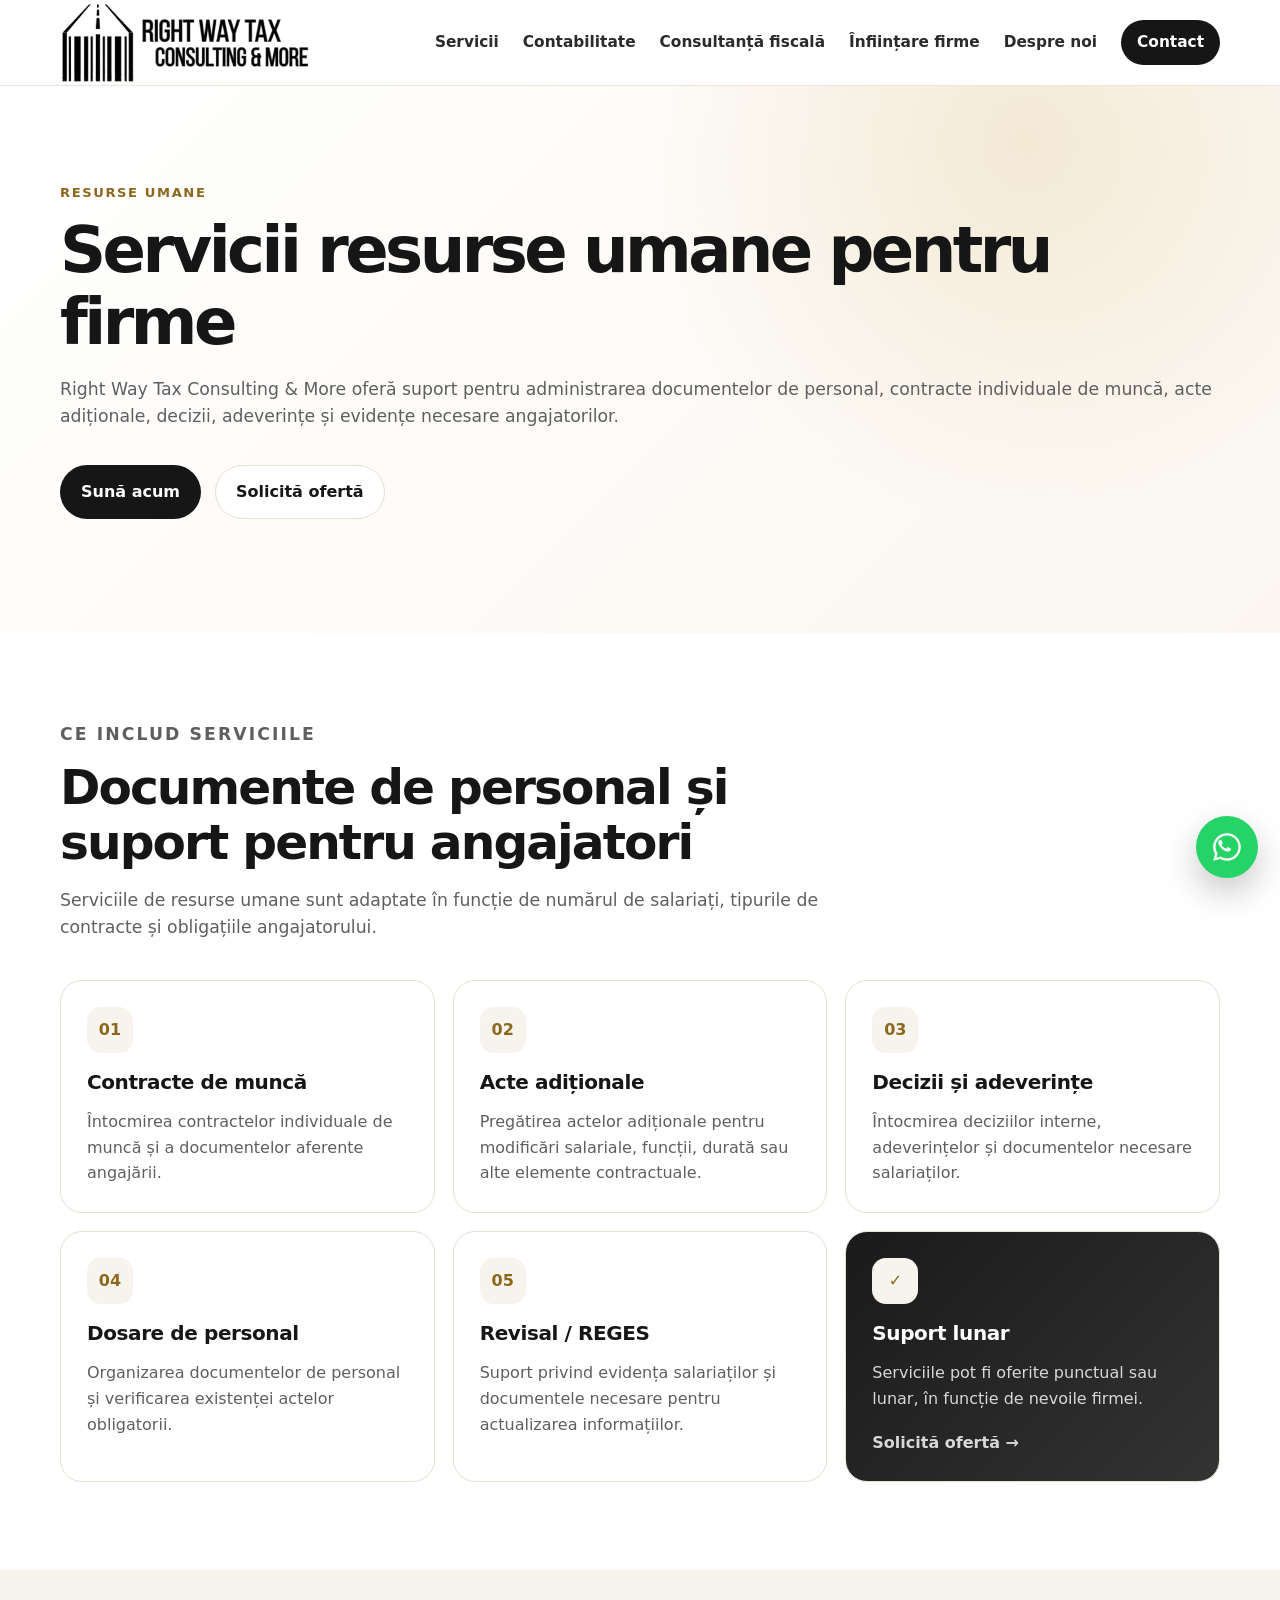
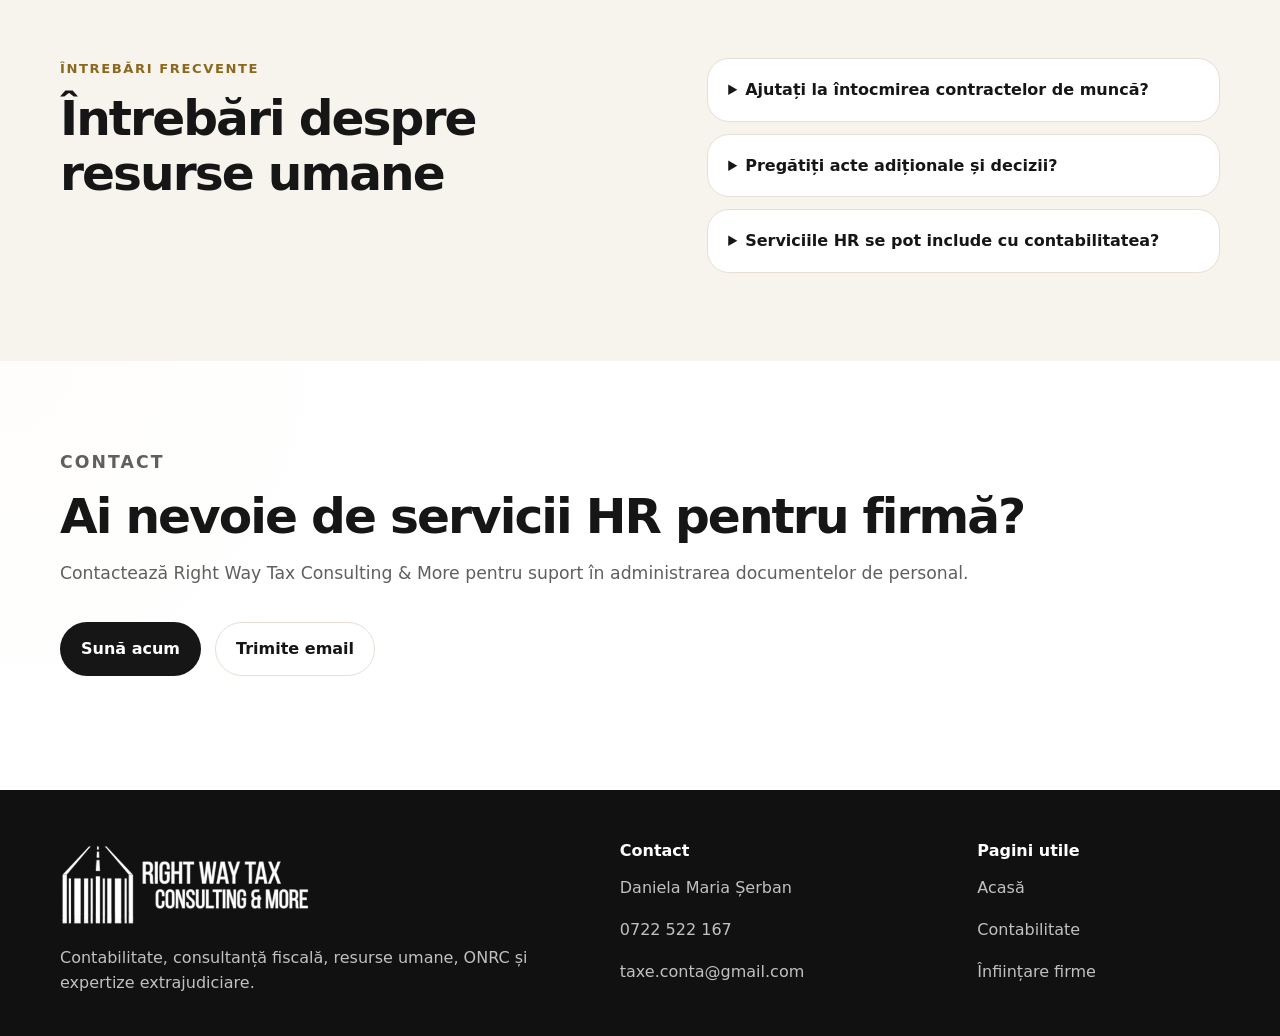
<file: resurse-umane.html>
<!doctype html>
<html lang="ro">
<head>
  <meta charset="utf-8" />
  <meta name="viewport" content="width=device-width, initial-scale=1" />

  <title>Servicii Resurse Umane pentru Firme | Right Way Tax</title>
  <meta name="description" content="Servicii resurse umane pentru firme: contracte de muncă, acte adiționale, decizii, adeverințe, dosare de personal și suport Revisal/REGES." />

  <link rel="icon" type="image/png" href="/assets/logo-right-way-tax.png" />
  <link rel="apple-touch-icon" href="/assets/logo-right-way-tax.png" />
  <meta name="theme-color" content="#111111" />

  <link rel="stylesheet" href="styles.css" />
</head>

<body>
  <header class="site-header">
    <nav class="navbar container" aria-label="Navigare principală">
      <a class="brand" href="index.html" aria-label="Right Way Tax Consulting & More - acasă">
        <img src="assets/logo-right-way-tax.png" alt="Right Way Tax Consulting & More" class="brand-logo" />
      </a>

      <div class="nav-links">
        <a href="index.html#servicii">Servicii</a>
        <a href="contabilitate-bucuresti.html">Contabilitate</a>
        <a href="consultanta-fiscala.html">Consultanță fiscală</a>
        <a href="infiintare-firme-onrc.html">Înființare firme</a>
        <a href="index.html#despre">Despre noi</a>
        <a href="index.html#contact" class="nav-cta">Contact</a>
      </div>
    </nav>
  </header>

  <main>
    <section class="section hero">
      <div class="container">
        <p class="eyebrow">Resurse umane</p>
        <h1>Servicii resurse umane pentru firme</h1>
        <p class="hero-text">
          Right Way Tax Consulting & More oferă suport pentru administrarea documentelor de personal,
          contracte individuale de muncă, acte adiționale, decizii, adeverințe și evidențe necesare angajatorilor.
        </p>

        <div class="hero-actions">
          <a class="btn btn-primary" href="tel:+40722522167">Sună acum</a>
          <a class="btn btn-secondary" href="index.html#contact">Solicită ofertă</a>
        </div>
      </div>
    </section>

    <section class="section">
      <div class="container">
        <div class="section-heading">
          <p class="eyebrow">Ce includ serviciile</p>
          <h2>Documente de personal și suport pentru angajatori</h2>
          <p>
            Serviciile de resurse umane sunt adaptate în funcție de numărul de salariați,
            tipurile de contracte și obligațiile angajatorului.
          </p>
        </div>

        <div class="cards">
          <article class="card">
            <div class="icon">01</div>
            <h3>Contracte de muncă</h3>
            <p>Întocmirea contractelor individuale de muncă și a documentelor aferente angajării.</p>
          </article>

          <article class="card">
            <div class="icon">02</div>
            <h3>Acte adiționale</h3>
            <p>Pregătirea actelor adiționale pentru modificări salariale, funcții, durată sau alte elemente contractuale.</p>
          </article>

          <article class="card">
            <div class="icon">03</div>
            <h3>Decizii și adeverințe</h3>
            <p>Întocmirea deciziilor interne, adeverințelor și documentelor necesare salariaților.</p>
          </article>

          <article class="card">
            <div class="icon">04</div>
            <h3>Dosare de personal</h3>
            <p>Organizarea documentelor de personal și verificarea existenței actelor obligatorii.</p>
          </article>

          <article class="card">
            <div class="icon">05</div>
            <h3>Revisal / REGES</h3>
            <p>Suport privind evidența salariaților și documentele necesare pentru actualizarea informațiilor.</p>
          </article>

          <article class="card card-accent">
            <div class="icon">✓</div>
            <h3>Suport lunar</h3>
            <p>Serviciile pot fi oferite punctual sau lunar, în funcție de nevoile firmei.</p>
            <a href="index.html#contact">Solicită ofertă →</a>
          </article>
        </div>
      </div>
    </section>

    <section class="section section-muted">
      <div class="container faq-grid">
        <div>
          <p class="eyebrow">Întrebări frecvente</p>
          <h2>Întrebări despre resurse umane</h2>
        </div>

        <div class="faq-list">
          <details>
            <summary>Ajutați la întocmirea contractelor de muncă?</summary>
            <p>Da, putem pregăti contracte individuale de muncă și documentele aferente angajării.</p>
          </details>

          <details>
            <summary>Pregătiți acte adiționale și decizii?</summary>
            <p>Da, putem întocmi acte adiționale, decizii, adeverințe și alte documente de personal.</p>
          </details>

          <details>
            <summary>Serviciile HR se pot include cu contabilitatea?</summary>
            <p>Da, serviciile de resurse umane pot fi integrate într-o colaborare contabilă lunară.</p>
          </details>
        </div>
      </div>
    </section>

    <section class="section contact-section">
      <div class="container">
        <p class="eyebrow">Contact</p>
        <h2>Ai nevoie de servicii HR pentru firmă?</h2>
        <p>Contactează Right Way Tax Consulting & More pentru suport în administrarea documentelor de personal.</p>

        <div class="hero-actions">
          <a class="btn btn-primary" href="tel:+40722522167">Sună acum</a>
          <a class="btn btn-secondary" href="mailto:taxe.conta@gmail.com">Trimite email</a>
        </div>
      </div>
    </section>
  </main>

  <footer class="site-footer">
    <div class="container footer-grid">
      <div>
        <img src="assets/logo-right-way-tax.png" alt="Right Way Tax Consulting & More" class="footer-logo" />
        <p>Contabilitate, consultanță fiscală, resurse umane, ONRC și expertize extrajudiciare.</p>
      </div>

      <div>
        <h2>Contact</h2>
        <p>Daniela Maria Șerban</p>
        <p><a href="tel:+40722522167">0722 522 167</a></p>
        <p><a href="mailto:taxe.conta@gmail.com">taxe.conta@gmail.com</a></p>
      </div>

      <div>
        <h2>Pagini utile</h2>
        <p><a href="index.html">Acasă</a></p>
        <p><a href="contabilitate-bucuresti.html">Contabilitate</a></p>
        <p><a href="infiintare-firme-onrc.html">Înființare firme</a></p>
      </div>
    </div>
  </footer>

  <a class="whatsapp-float" href="https://wa.me/40722522167" target="_blank" rel="noopener" aria-label="Contactează-ne pe WhatsApp">
    <svg viewBox="0 0 32 32" aria-hidden="true">
      <path d="M19.11 17.13c-.29-.15-1.72-.85-1.99-.94-.27-.1-.47-.15-.67.15-.19.29-.76.94-.93 1.13-.17.19-.34.22-.63.07-.29-.15-1.22-.45-2.33-1.44-.86-.77-1.44-1.72-1.61-2.01-.17-.29-.02-.45.13-.59.13-.13.29-.34.44-.51.15-.17.19-.29.29-.49.10-.19.05-.37-.02-.51-.07-.15-.67-1.61-.92-2.2-.24-.58-.49-.5-.67-.51h-.57c-.19 0-.51.07-.78.37-.27.29-1.02 1-1.02 2.45s1.05 2.84 1.2 3.04c.15.19 2.06 3.15 5 4.41.7.3 1.24.48 1.67.61.7.22 1.34.19 1.85.12.56-.08 1.72-.7 1.96-1.38.24-.68.24-1.26.17-1.38-.07-.12-.27-.19-.56-.34z"/>
      <path d="M16.02 3C8.84 3 3 8.8 3 15.93c0 2.28.6 4.52 1.74 6.49L3 29l6.73-1.75a13.1 13.1 0 0 0 6.29 1.6C23.2 28.85 29 23.05 29 15.93S23.2 3 16.02 3zm0 23.65c-1.96 0-3.88-.52-5.56-1.51l-.4-.24-3.99 1.04 1.06-3.87-.26-.4a10.68 10.68 0 0 1-1.65-5.74c0-5.91 4.85-10.72 10.8-10.72s10.8 4.81 10.8 10.72-4.85 10.72-10.8 10.72z"/>
    </svg>
  </a>
</body>
</html>
</file>
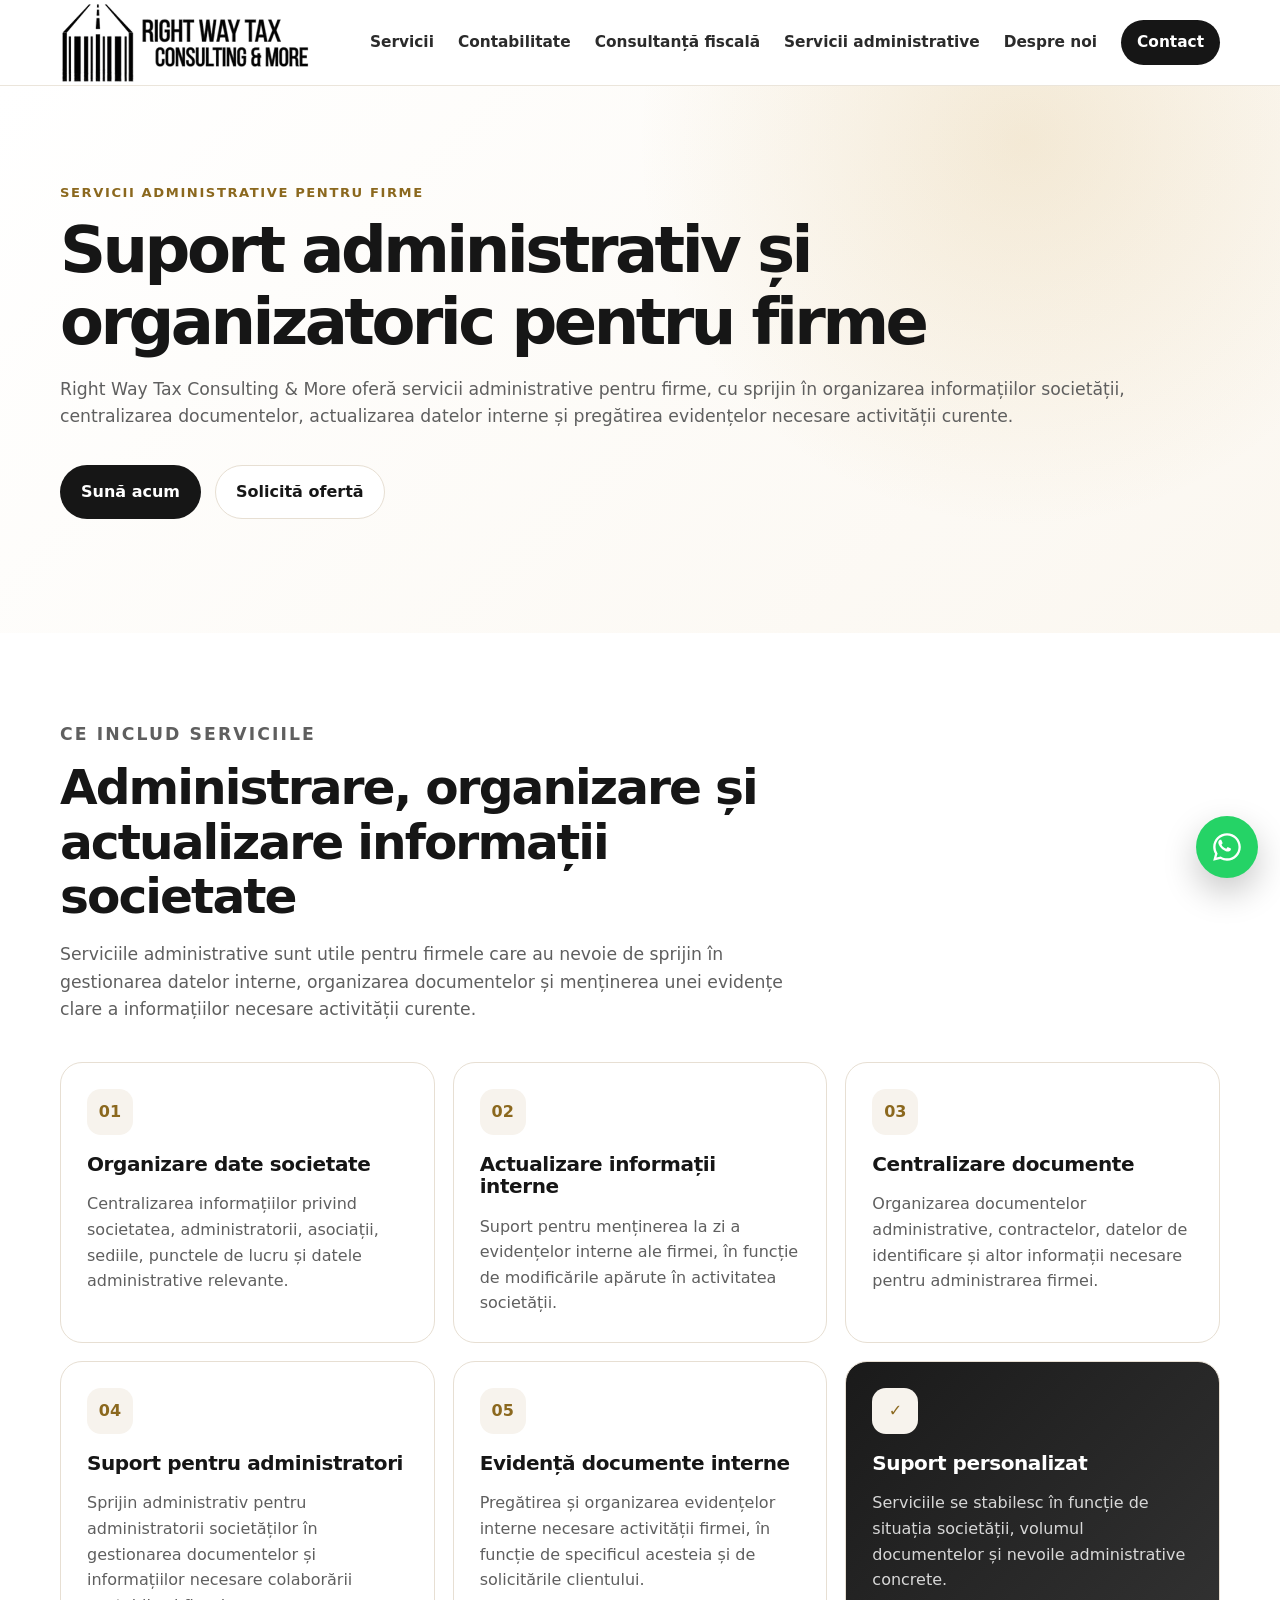
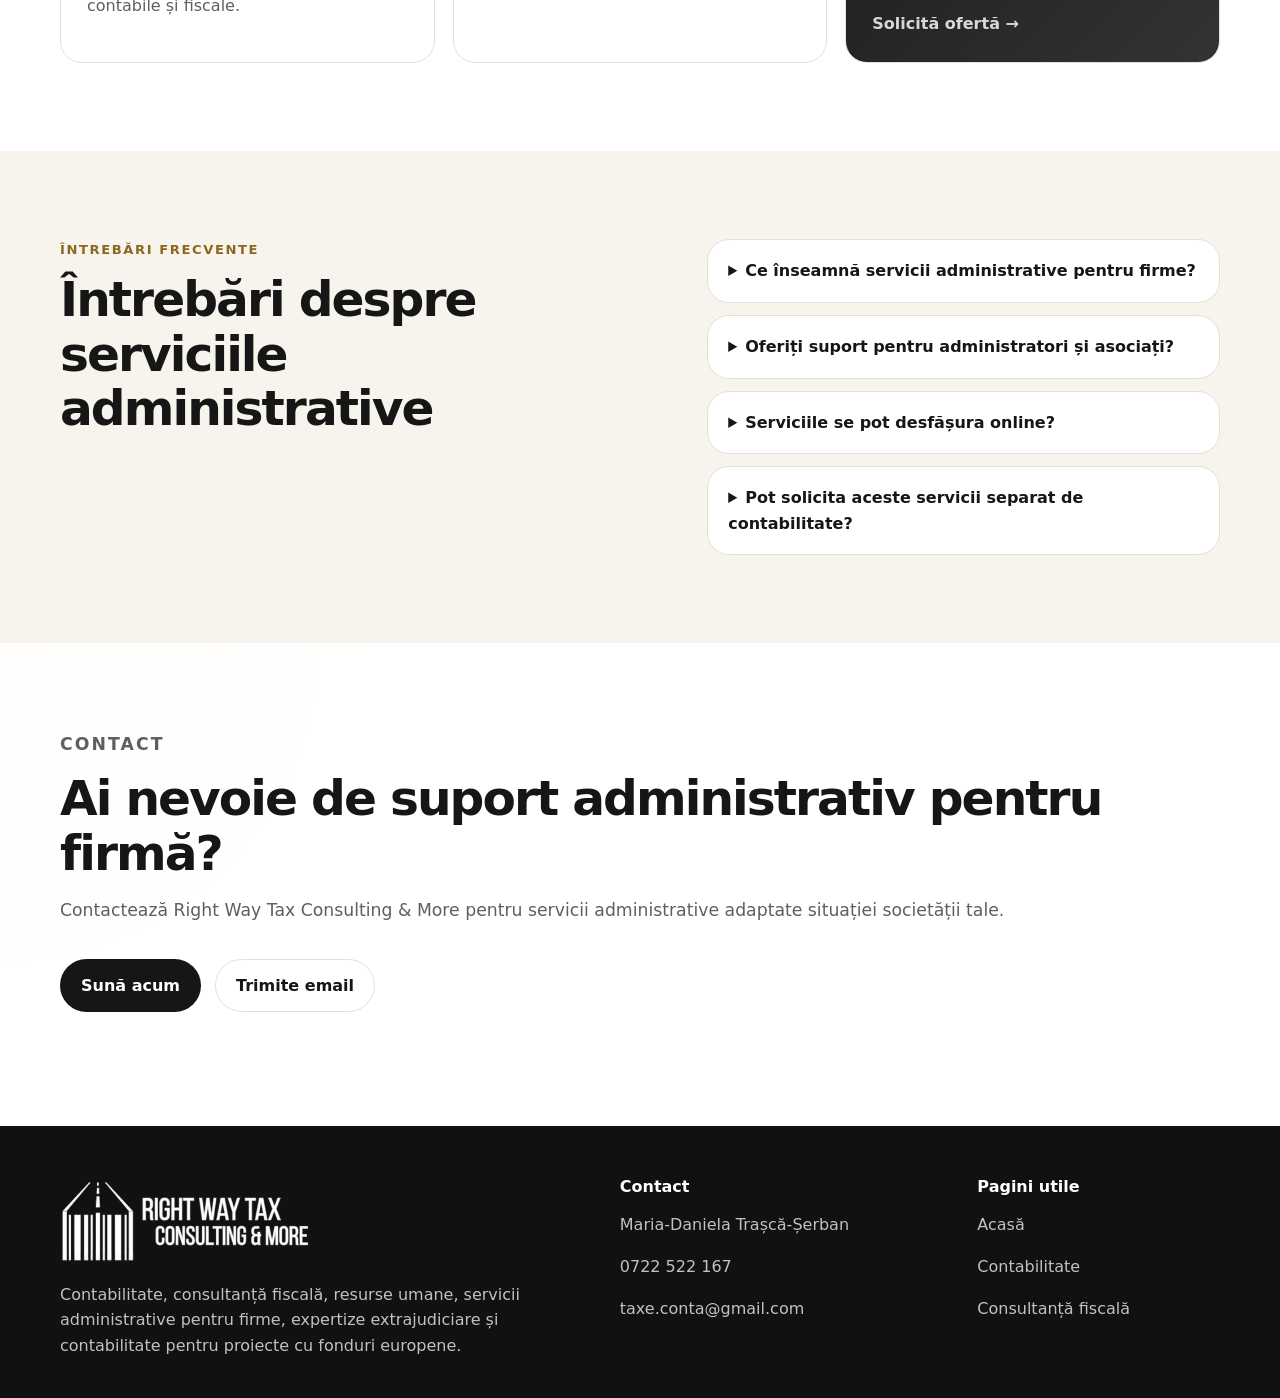
<file: servicii-administrative-firme.html>
<!doctype html>
<html lang="ro">
<head>
  <meta charset="utf-8" />
  <meta name="viewport" content="width=device-width, initial-scale=1" />

  <title>Servicii Administrative pentru Firme | Right Way Tax</title>
  <meta name="description" content="Servicii administrative pentru firme: suport organizatoric, actualizare date societate, evidență documente interne și centralizarea informațiilor necesare activității curente." />

  <link rel="icon" type="image/png" href="/assets/logo-right-way-tax.png" />
  <link rel="apple-touch-icon" href="/assets/logo-right-way-tax.png" />
  <meta name="theme-color" content="#111111" />

  <link rel="stylesheet" href="styles.css" />
</head>

<body>
  <header class="site-header">
    <nav class="navbar container" aria-label="Navigare principală">
      <a class="brand" href="index.html" aria-label="Right Way Tax Consulting & More - acasă">
        <img src="assets/logo-right-way-tax.png" alt="Right Way Tax Consulting & More" class="brand-logo" />
      </a>

      <div class="nav-links">
        <a href="index.html#servicii">Servicii</a>
        <a href="contabilitate-bucuresti.html">Contabilitate</a>
        <a href="consultanta-fiscala.html">Consultanță fiscală</a>
        <a href="servicii-administrative-firme.html">Servicii administrative</a>
        <a href="index.html#despre">Despre noi</a>
        <a href="index.html#contact" class="nav-cta">Contact</a>
      </div>
    </nav>
  </header>

  <main>
    <section class="section hero">
      <div class="container">
        <p class="eyebrow">Servicii administrative pentru firme</p>
        <h1>Suport administrativ și organizatoric pentru firme</h1>
        <p class="hero-text">
          Right Way Tax Consulting & More oferă servicii administrative pentru firme,
          cu sprijin în organizarea informațiilor societății, centralizarea documentelor,
          actualizarea datelor interne și pregătirea evidențelor necesare activității curente.
        </p>

        <div class="hero-actions">
          <a class="btn btn-primary" href="tel:+40722522167">Sună acum</a>
          <a class="btn btn-secondary" href="index.html#contact">Solicită ofertă</a>
        </div>
      </div>
    </section>

    <section class="section">
      <div class="container">
        <div class="section-heading">
          <p class="eyebrow">Ce includ serviciile</p>
          <h2>Administrare, organizare și actualizare informații societate</h2>
          <p>
            Serviciile administrative sunt utile pentru firmele care au nevoie de sprijin
            în gestionarea datelor interne, organizarea documentelor și menținerea unei evidențe clare
            a informațiilor necesare activității curente.
          </p>
        </div>

        <div class="cards">
          <article class="card">
            <div class="icon">01</div>
            <h3>Organizare date societate</h3>
            <p>
              Centralizarea informațiilor privind societatea, administratorii, asociații,
              sediile, punctele de lucru și datele administrative relevante.
            </p>
          </article>

          <article class="card">
            <div class="icon">02</div>
            <h3>Actualizare informații interne</h3>
            <p>
              Suport pentru menținerea la zi a evidențelor interne ale firmei,
              în funcție de modificările apărute în activitatea societății.
            </p>
          </article>

          <article class="card">
            <div class="icon">03</div>
            <h3>Centralizare documente</h3>
            <p>
              Organizarea documentelor administrative, contractelor, datelor de identificare
              și altor informații necesare pentru administrarea firmei.
            </p>
          </article>

          <article class="card">
            <div class="icon">04</div>
            <h3>Suport pentru administratori</h3>
            <p>
              Sprijin administrativ pentru administratorii societăților în gestionarea
              documentelor și informațiilor necesare colaborării contabile și fiscale.
            </p>
          </article>

          <article class="card">
            <div class="icon">05</div>
            <h3>Evidență documente interne</h3>
            <p>
              Pregătirea și organizarea evidențelor interne necesare activității firmei,
              în funcție de specificul acesteia și de solicitările clientului.
            </p>
          </article>

          <article class="card card-accent">
            <div class="icon">✓</div>
            <h3>Suport personalizat</h3>
            <p>
              Serviciile se stabilesc în funcție de situația societății,
              volumul documentelor și nevoile administrative concrete.
            </p>
            <a href="index.html#contact">Solicită ofertă →</a>
          </article>
        </div>
      </div>
    </section>

    <section class="section section-muted">
      <div class="container faq-grid">
        <div>
          <p class="eyebrow">Întrebări frecvente</p>
          <h2>Întrebări despre serviciile administrative</h2>
        </div>

        <div class="faq-list">
          <details>
            <summary>Ce înseamnă servicii administrative pentru firme?</summary>
            <p>
              Serviciile administrative includ sprijin pentru organizarea datelor societății,
              centralizarea documentelor, actualizarea informațiilor interne și pregătirea evidențelor
              necesare activității curente.
            </p>
          </details>

          <details>
            <summary>Oferiți suport pentru administratori și asociați?</summary>
            <p>
              Da. Putem oferi suport administrativ pentru administratori și asociați,
              inclusiv pentru organizarea informațiilor necesare colaborării contabile, fiscale și de resurse umane.
            </p>
          </details>

          <details>
            <summary>Serviciile se pot desfășura online?</summary>
            <p>
              Da. Colaborarea se poate desfășura în principal online, prin comunicare electronică
              și transmiterea documentelor în format digital.
            </p>
          </details>

          <details>
            <summary>Pot solicita aceste servicii separat de contabilitate?</summary>
            <p>
              Da. Serviciile administrative pot fi solicitate separat sau împreună cu serviciile de contabilitate,
              consultanță fiscală ori resurse umane.
            </p>
          </details>
        </div>
      </div>
    </section>

    <section class="section contact-section">
      <div class="container">
        <p class="eyebrow">Contact</p>
        <h2>Ai nevoie de suport administrativ pentru firmă?</h2>
        <p>
          Contactează Right Way Tax Consulting & More pentru servicii administrative adaptate
          situației societății tale.
        </p>

        <div class="hero-actions">
          <a class="btn btn-primary" href="tel:+40722522167">Sună acum</a>
          <a class="btn btn-secondary" href="mailto:taxe.conta@gmail.com">Trimite email</a>
        </div>
      </div>
    </section>
  </main>

  <footer class="site-footer">
    <div class="container footer-grid">
      <div>
        <img src="assets/logo-right-way-tax.png" alt="Right Way Tax Consulting & More" class="footer-logo" />
        <p>
          Contabilitate, consultanță fiscală, resurse umane, servicii administrative pentru firme,
          expertize extrajudiciare și contabilitate pentru proiecte cu fonduri europene.
        </p>
      </div>

      <div>
        <h2>Contact</h2>
        <p>Maria-Daniela Trașcă-Șerban</p>
        <p><a href="tel:+40722522167">0722 522 167</a></p>
        <p><a href="mailto:taxe.conta@gmail.com">taxe.conta@gmail.com</a></p>
      </div>

      <div>
        <h2>Pagini utile</h2>
        <p><a href="index.html">Acasă</a></p>
        <p><a href="contabilitate-bucuresti.html">Contabilitate</a></p>
        <p><a href="consultanta-fiscala.html">Consultanță fiscală</a></p>
      </div>
    </div>
  </footer>

  <a class="whatsapp-float" href="https://wa.me/40722522167" target="_blank" rel="noopener" aria-label="Contactează-ne pe WhatsApp">
    <svg viewBox="0 0 32 32" aria-hidden="true">
      <path d="M19.11 17.13c-.29-.15-1.72-.85-1.99-.94-.27-.1-.47-.15-.67.15-.19.29-.76.94-.93 1.13-.17.19-.34.22-.63.07-.29-.15-1.22-.45-2.33-1.44-.86-.77-1.44-1.72-1.61-2.01-.17-.29-.02-.45.13-.59.13-.13.29-.34.44-.51.15-.17.19-.29.29-.49.1-.19.05-.37-.02-.51-.07-.15-.67-1.61-.92-2.2-.24-.58-.49-.5-.67-.51h-.57c-.19 0-.51.07-.78.37-.27.29-1.02 1-1.02 2.45s1.05 2.84 1.2 3.04c.15.19 2.06 3.15 5 4.41.7.3 1.24.48 1.67.61.7.22 1.34.19 1.85.12.56-.08 1.72-.7 1.96-1.38.24-.68.24-1.26.17-1.38-.07-.12-.27-.19-.56-.34z"/>
      <path d="M16.02 3C8.84 3 3 8.8 3 15.93c0 2.28.6 4.52 1.74 6.49L3 29l6.73-1.75a13.1 13.1 0 0 0 6.29 1.6C23.2 28.85 29 23.05 29 15.93S23.2 3 16.02 3zm0 23.65c-1.96 0-3.88-.52-5.56-1.51l-.4-.24-3.99 1.04 1.06-3.87-.26-.4a10.68 10.68 0 0 1-1.65-5.74c0-5.91 4.85-10.72 10.8-10.72s10.8 4.81 10.8 10.72-4.85 10.72-10.8 10.72z"/>
    </svg>
  </a>
</body>
</html>
</file>
<file: styles.css>
:root {
  --bg: #ffffff;
  --bg-soft: #f7f3ed;
  --text: #161616;
  --muted: #5f5f5f;
  --border: #e7dfd3;
  --gold: #c99a3e;
  --gold-dark: #8b681e;
  --navy: #15345f;
  --card: #ffffff;
  --shadow: 0 18px 45px rgba(22, 22, 22, 0.09);
  --radius: 22px;
  --container: 1160px;
}

* {
  box-sizing: border-box;
}

html {
  scroll-behavior: smooth;
}

body {
  margin: 0;
  font-family: Inter, ui-sans-serif, system-ui, -apple-system, BlinkMacSystemFont, "Segoe UI", Arial, sans-serif;
  color: var(--text);
  background: var(--bg);
  line-height: 1.6;
}

img {
  max-width: 100%;
  display: block;
}

a {
  color: inherit;
  text-decoration: none;
}

.container {
  width: min(var(--container), calc(100% - 40px));
  margin-inline: auto;
}

.skip-link {
  position: absolute;
  left: -999px;
  top: 8px;
  padding: 10px 14px;
  background: var(--text);
  color: #fff;
  z-index: 1000;
}

.skip-link:focus {
  left: 8px;
}

.site-header {
  position: sticky;
  top: 0;
  z-index: 100;
  background: rgba(255, 255, 255, 0.9);
  backdrop-filter: blur(14px);
  border-bottom: 1px solid rgba(231, 223, 211, 0.8);
}

.navbar {
  min-height: 84px;
  display: flex;
  justify-content: space-between;
  align-items: center;
  gap: 24px;
}

.brand-logo {
  width: 250px;
  height: auto;
}

.nav-links {
  display: flex;
  align-items: center;
  gap: 24px;
  font-size: 0.96rem;
  font-weight: 650;
}

.nav-links a {
  color: #2b2b2b;
}

.nav-links a:hover {
  color: var(--gold-dark);
}

.nav-cta {
  background: var(--text);
  color: #fff !important;
  padding: 10px 16px;
  border-radius: 999px;
}

.menu-toggle {
  display: none;
  border: 0;
  background: transparent;
  width: 42px;
  height: 42px;
  padding: 9px;
  cursor: pointer;
}

.menu-toggle span {
  display: block;
  height: 2px;
  background: var(--text);
  margin: 6px 0;
}

.section {
  padding: 88px 0;
}

.hero {
  padding-top: 96px;
  background:
    radial-gradient(circle at 80% 10%, rgba(201, 154, 62, 0.18), transparent 34%),
    linear-gradient(135deg, #fff 0%, #fbf7f0 100%);
}

.hero-grid {
  display: grid;
  grid-template-columns: minmax(0, 1.15fr) minmax(320px, 0.85fr);
  align-items: center;
  gap: 56px;
}

.eyebrow {
  margin: 0 0 12px;
  color: var(--gold-dark);
  font-size: 0.82rem;
  font-weight: 800;
  letter-spacing: 0.12em;
  text-transform: uppercase;
}

h1,
h2,
h3 {
  line-height: 1.12;
  margin: 0 0 16px;
}

h1 {
  font-size: clamp(2.35rem, 5vw, 4.8rem);
  letter-spacing: -0.055em;
}

h2 {
  font-size: clamp(2rem, 3.8vw, 3.2rem);
  letter-spacing: -0.04em;
}

h3 {
  font-size: 1.25rem;
  letter-spacing: -0.02em;
}

.hero-text,
.section-heading p,
.about-grid p,
.contact-section p {
  color: var(--muted);
  font-size: 1.08rem;
}

.hero-actions {
  margin: 34px 0 26px;
  display: flex;
  flex-wrap: wrap;
  gap: 14px;
}

.btn {
  display: inline-flex;
  justify-content: center;
  align-items: center;
  min-height: 48px;
  padding: 13px 20px;
  border-radius: 999px;
  font-weight: 800;
  border: 1px solid transparent;
  cursor: pointer;
}

.btn-primary {
  background: var(--text);
  color: #fff;
}

.btn-primary:hover {
  background: var(--gold-dark);
}

.btn-secondary {
  background: #fff;
  border-color: var(--border);
  color: var(--text);
}

.btn-secondary:hover {
  border-color: var(--gold);
}

.trust-row {
  display: flex;
  flex-wrap: wrap;
  gap: 12px;
  color: #3a3a3a;
  font-weight: 650;
  font-size: 0.95rem;
}

.trust-row span {
  background: rgba(255, 255, 255, 0.72);
  border: 1px solid var(--border);
  border-radius: 999px;
  padding: 8px 12px;
}

.hero-card,
.credential-box,
.contact-form,
.card,
.address-box,
.step,
details {
  background: var(--card);
  border: 1px solid var(--border);
  border-radius: var(--radius);
}

.hero-card {
  padding: 34px;
  box-shadow: var(--shadow);
}

.hero-card-logo {
  width: 280px;
  margin-bottom: 22px;
}

.hero-card ul {
  padding-left: 20px;
  margin: 18px 0 0;
  color: var(--muted);
}

.section-heading {
  max-width: 770px;
  margin-bottom: 38px;
}

.cards {
  display: grid;
  grid-template-columns: repeat(3, 1fr);
  gap: 18px;
}

.card {
  padding: 26px;
  transition: transform 0.2s ease, box-shadow 0.2s ease;
}

.card:hover {
  transform: translateY(-4px);
  box-shadow: var(--shadow);
}

.card p {
  color: var(--muted);
  margin: 0;
}

.card a {
  display: inline-block;
  margin-top: 18px;
  color: var(--gold-dark);
  font-weight: 800;
}

.icon {
  width: 46px;
  height: 46px;
  display: grid;
  place-items: center;
  background: var(--bg-soft);
  color: var(--gold-dark);
  border-radius: 14px;
  font-weight: 900;
  margin-bottom: 18px;
}

.card-accent {
  background: linear-gradient(135deg, #1a1a1a 0%, #333 100%);
  color: #fff;
}

.card-accent p,
.card-accent a {
  color: rgba(255, 255, 255, 0.82);
}

.section-muted {
  background: var(--bg-soft);
}

.about-grid,
.contact-grid,
.faq-grid {
  display: grid;
  grid-template-columns: 1fr 0.85fr;
  gap: 44px;
  align-items: start;
}

.credential-box {
  padding: 30px;
  box-shadow: var(--shadow);
}

.credential-box img {
  width: 190px;
  margin: 0 auto 20px;
}

.credential-box p {
  margin-bottom: 0;
  font-size: 0.95rem;
}

.steps {
  display: grid;
  grid-template-columns: repeat(4, 1fr);
  gap: 16px;
}

.step {
  padding: 24px;
}

.step span {
  width: 42px;
  height: 42px;
  display: grid;
  place-items: center;
  border-radius: 50%;
  background: var(--text);
  color: #fff;
  font-weight: 900;
  margin-bottom: 18px;
}

.step p {
  color: var(--muted);
  margin-bottom: 0;
}

.faq-list {
  display: grid;
  gap: 12px;
}

details {
  padding: 18px 20px;
}

summary {
  cursor: pointer;
  font-weight: 800;
}

details p {
  margin: 12px 0 0;
  color: var(--muted);
}

.contact-section {
  background:
    linear-gradient(rgba(255,255,255,0.92), rgba(255,255,255,0.92)),
    radial-gradient(circle at 0% 0%, rgba(201,154,62,0.22), transparent 32%);
}

.contact-list {
  display: grid;
  gap: 10px;
  margin: 28px 0;
}

.contact-list a {
  font-weight: 800;
  color: var(--navy);
}

.address-box {
  padding: 20px;
  margin-top: 14px;
}

.address-box p {
  margin: 0 0 10px;
  font-size: 1rem;
}

.address-box a {
  color: var(--gold-dark);
  font-weight: 800;
}

.contact-form {
  padding: 28px;
  box-shadow: var(--shadow);
}

label {
  display: grid;
  gap: 8px;
  font-weight: 750;
  margin-bottom: 16px;
}

input,
select,
textarea {
  width: 100%;
  border: 1px solid var(--border);
  border-radius: 14px;
  padding: 13px 14px;
  font: inherit;
  color: var(--text);
  background: #fff;
}

input:focus,
select:focus,
textarea:focus {
  outline: 2px solid rgba(201, 154, 62, 0.32);
  border-color: var(--gold);
}

.checkbox {
  display: flex;
  align-items: flex-start;
  gap: 10px;
  font-size: 0.92rem;
  color: var(--muted);
}

.checkbox input {
  width: auto;
  margin-top: 6px;
}

.form-note {
  font-size: 0.88rem !important;
  margin-bottom: 0;
}

.site-footer {
  background: #111;
  color: #fff;
  padding: 52px 0 24px;
}

.footer-grid {
  display: grid;
  grid-template-columns: 1.3fr 0.8fr 0.6fr;
  gap: 34px;
}

.footer-logo {
  width: 250px;
  filter: invert(1);
  margin-bottom: 18px;
}

.site-footer p,
.site-footer a,
.footer-bottom {
  color: rgba(255,255,255,0.74);
}

.site-footer h2 {
  font-size: 1rem;
  letter-spacing: 0;
}

.footer-bottom {
  border-top: 1px solid rgba(255,255,255,0.12);
  margin-top: 34px;
  padding-top: 20px;
  display: flex;
  justify-content: space-between;
  gap: 16px;
  font-size: 0.9rem;
}

@media (max-width: 900px) {
  .brand-logo {
    width: 205px;
  }

  .menu-toggle {
    display: block;
  }

  .nav-links {
    position: absolute;
    inset: 84px 20px auto 20px;
    display: none;
    flex-direction: column;
    align-items: stretch;
    background: #fff;
    border: 1px solid var(--border);
    border-radius: 18px;
    padding: 18px;
    box-shadow: var(--shadow);
  }

  .nav-links.active {
    display: flex;
  }

  .hero-grid,
  .about-grid,
  .contact-grid,
  .faq-grid,
  .footer-grid {
    grid-template-columns: 1fr;
  }

  .cards {
    grid-template-columns: repeat(2, 1fr);
  }

  .steps {
    grid-template-columns: repeat(2, 1fr);
  }
}

@media (max-width: 620px) {
  .container {
    width: min(100% - 28px, var(--container));
  }

  .section {
    padding: 64px 0;
  }

  .hero {
    padding-top: 68px;
  }

  .cards,
  .steps {
    grid-template-columns: 1fr;
  }

  .hero-actions {
    display: grid;
  }

  .btn {
    width: 100%;
  }

  .footer-bottom {
    flex-direction: column;
  }
}

.whatsapp-float {
  position: fixed;
  right: 22px;
  bottom: 22px;
  width: 62px;
  height: 62px;
  border-radius: 50%;
  background: #25D366;
  color: #fff;
  display: grid;
  place-items: center;
  box-shadow: 0 14px 34px rgba(0, 0, 0, 0.22);
  z-index: 999;
  transition: transform 0.2s ease, box-shadow 0.2s ease;
}

.whatsapp-float:hover {
  transform: translateY(-3px) scale(1.03);
  box-shadow: 0 18px 42px rgba(0, 0, 0, 0.28);
}

.whatsapp-float svg {
  width: 34px;
  height: 34px;
  fill: currentColor;
}

@media (max-width: 620px) {
  .whatsapp-float {
    right: 16px;
    bottom: 16px;
    width: 56px;
    height: 56px;
  }

  .whatsapp-float svg {
    width: 31px;
    height: 31px;
  }
}

.credentials-logos {
  display: grid;
  gap: 28px;
  justify-items: center;
  align-items: center;
}

.credentials-logos img {
  max-width: 210px;
  height: auto;
}

.credentials-logos img + img {
  max-width: 170px;
}
</file>
